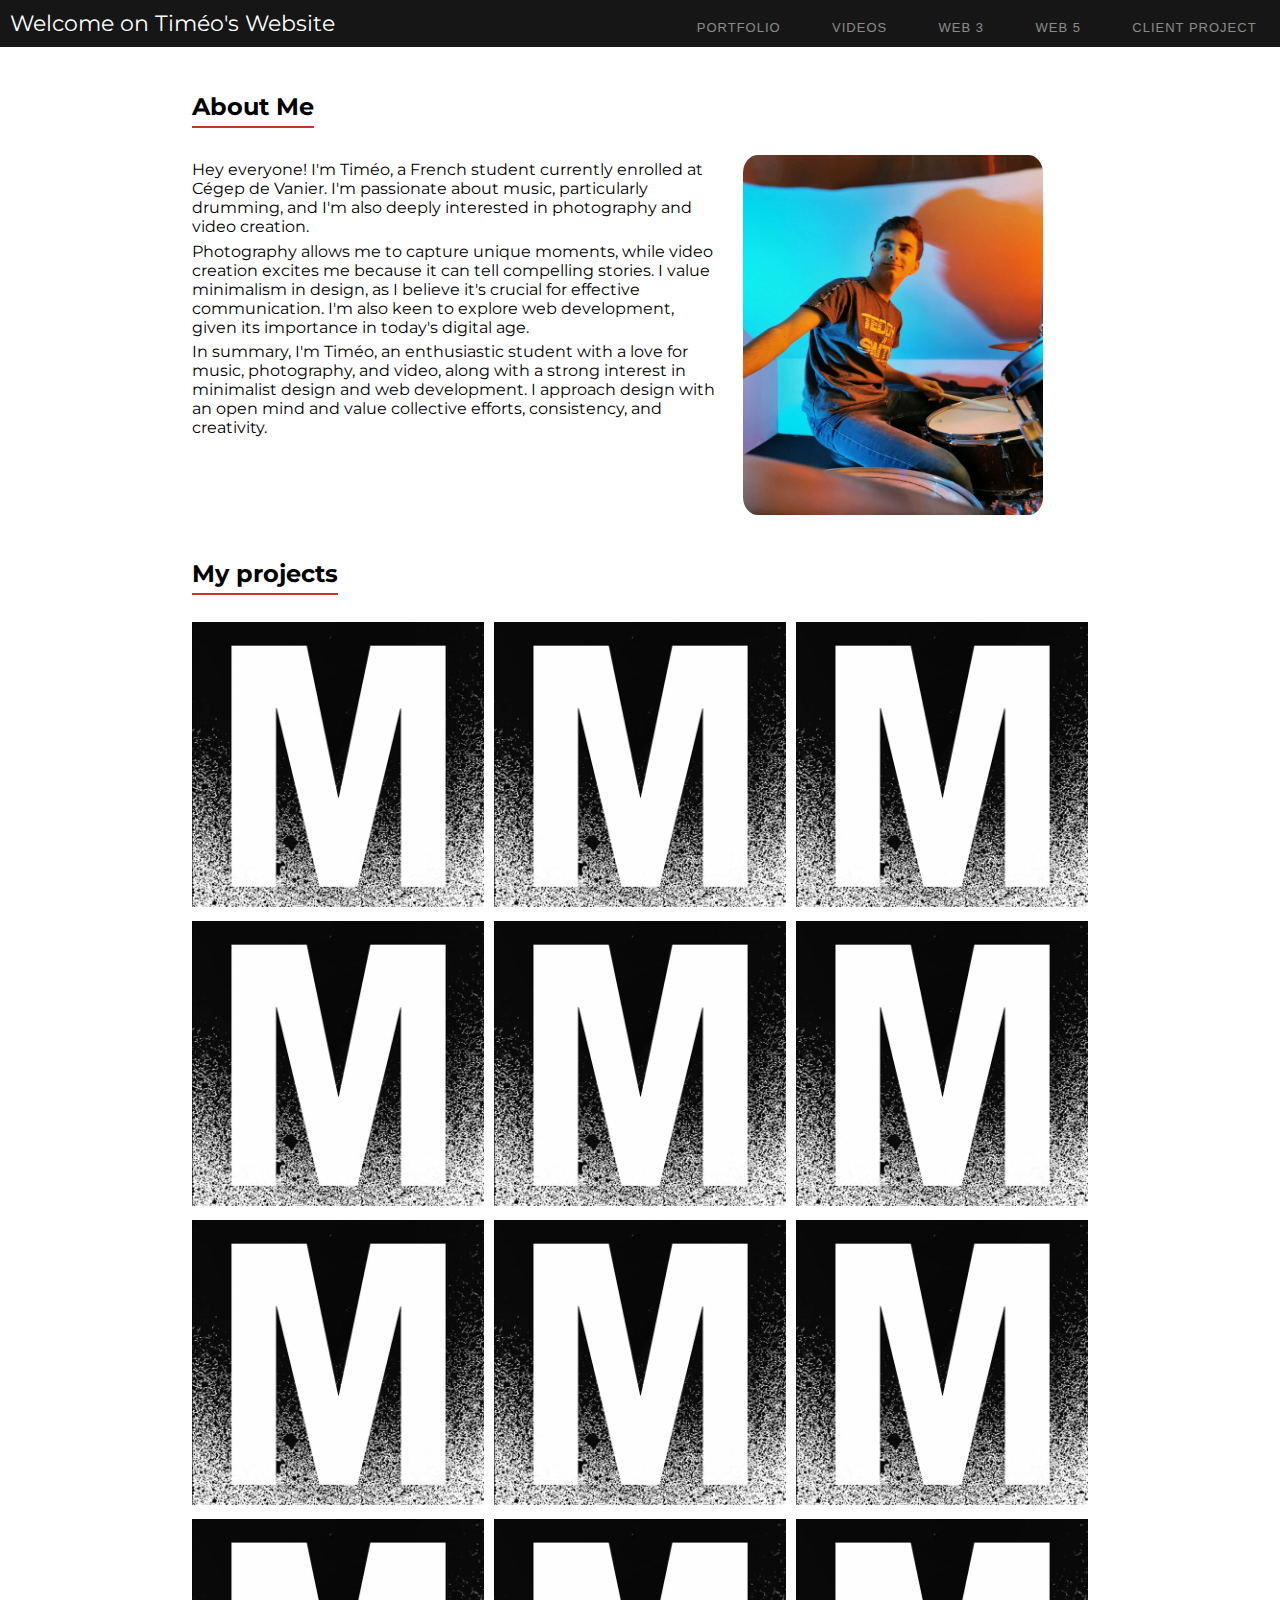
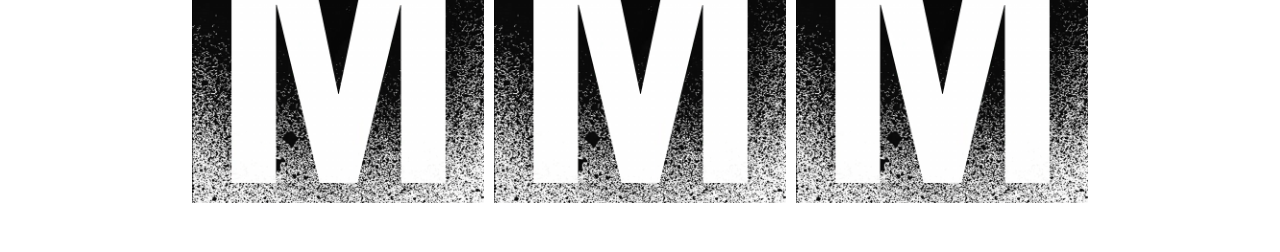
<file: index.html>
<!DOCTYPE html>
<html lang="en">

<head>
    <meta charset="UTF-8">
    <meta name="viewport" content="width=device-width, initial-scale=1.0">
    <link rel="stylesheet" href="style_index.css">
    <title>Home timéo's Website</title>
</head>

<body>
    <div class="nav">
        <input type="checkbox" id="nav-check">
        <div class="nav-header">
            <div class="nav-title">
                <div class="current">
                    Welcome on Timéo's Website
                </div>
            </div>
        </div>
        <div class="nav-btn">
            <label for="nav-check">
                <span></span>
                <span></span>
                <span></span>
            </label>
        </div>

        <div class="nav-links">
            <ul class="snip1189">
                <li><a href="portfolio/portfolio.html">Portfolio</a></li>
                <li><a href="videos/video.html">Videos</a></li>
                <li><a href="web_3/web_3.html">Web 3</a></li>
                <li><a href="web_5/web_5.html">Web 5</a></li>
                <li><a href="#">Client Project</a></li>
            </ul>
        </div>
    </div>

    <main>
        <div>
            <h2>About Me</h2>
            <div class="about">
                <div>
                    <p>Hey everyone! I'm Timéo, a French student currently enrolled at Cégep de Vanier. I'm passionate
                        about music,
                        particularly drumming, and I'm also deeply interested in photography and video creation.</p>
                    <p>
                        Photography allows me to capture unique moments, while video creation excites me because it can
                        tell compelling stories.
                        I value minimalism in design, as I believe it's crucial for effective communication. I'm also
                        keen to explore web
                        development, given its importance in today's digital age.</p>
                    <p>
                        In summary, I'm Timéo, an enthusiastic student with a love for music, photography, and video,
                        along with a strong
                        interest in minimalist design and web development. I approach design with an open mind and value
                        collective efforts,
                        consistency, and creativity.</p>
                    </p>
                </div>
                <img class="pp" src="media/images/drum_pp.jpg" alt="">
            </div>
        </div>
        <h2>My projects</h2>
        <ul class="projects">
            <li>
                <a href="#" class="project_card">
                    <img src="media/images/m.png" alt="">
                    <h3 class="project_title">Titre du Projet 1</h3>
                </a>
            </li>
            <li>
                <a href="#" class="project_card">
                    <img src="media/images/m.png" alt="">
                    <h3 class="project_title">Titre du Projet 2</h3>
                </a>
            </li>
            <li>
                <a href="#" class="project_card">
                    <img src="media/images/m.png" alt="">
                    <h3 class="project_title">Titre du Projet 3</h3>
                </a>
            </li>
            <li>
                <a href="#" class="project_card">
                    <img src="media/images/m.png" alt="">
                    <h3 class="project_title">Titre du Projet 4</h3>
                </a>
            </li>
            <li>
                <a href="#" class="project_card">
                    <img src="media/images/m.png" alt="">
                    <h3 class="project_title">Titre du Projet 5</h3>
                </a>
            </li>
            <li>
                <a href="#" class="project_card">
                    <img src="media/images/m.png" alt="">
                    <h3 class="project_title">Titre du Projet 6</h3>
                </a>
            </li>
            <li>
                <a href="#" class="project_card">
                    <img src="media/images/m.png" alt="">
                    <h3 class="project_title">Titre du Projet 7</h3>
                </a>
            </li>
            <li>
                <a href="#" class="project_card">
                    <img src="media/images/m.png" alt="">
                    <h3 class="project_title">Titre du Projet 8</h3>
                </a>
            </li>
            <li>
                <a href="#" class="project_card">
                    <img src="media/images/m.png" alt="">
                    <h3 class="project_title">Titre du Projet 9</h3>
                </a>
            </li>
            <li>
                <a href="#" class="project_card">
                    <img src="media/images/m.png" alt="">
                    <h3 class="project_title">Titre du Projet 10</h3>
                </a>
            </li>
            <li>
                <a href="#" class="project_card">
                    <img src="media/images/m.png" alt="">
                    <h3 class="project_title">Titre du Projet 11</h3>
                </a>
            </li>
            <li>
                <a href="#" class="project_card">
                    <img src="media/images/m.png" alt="">
                    <h3 class="project_title">Titre du Projet 12</h3>
                </a>
            </li>
        </ul>


    </main>



</body>

</html>
</file>
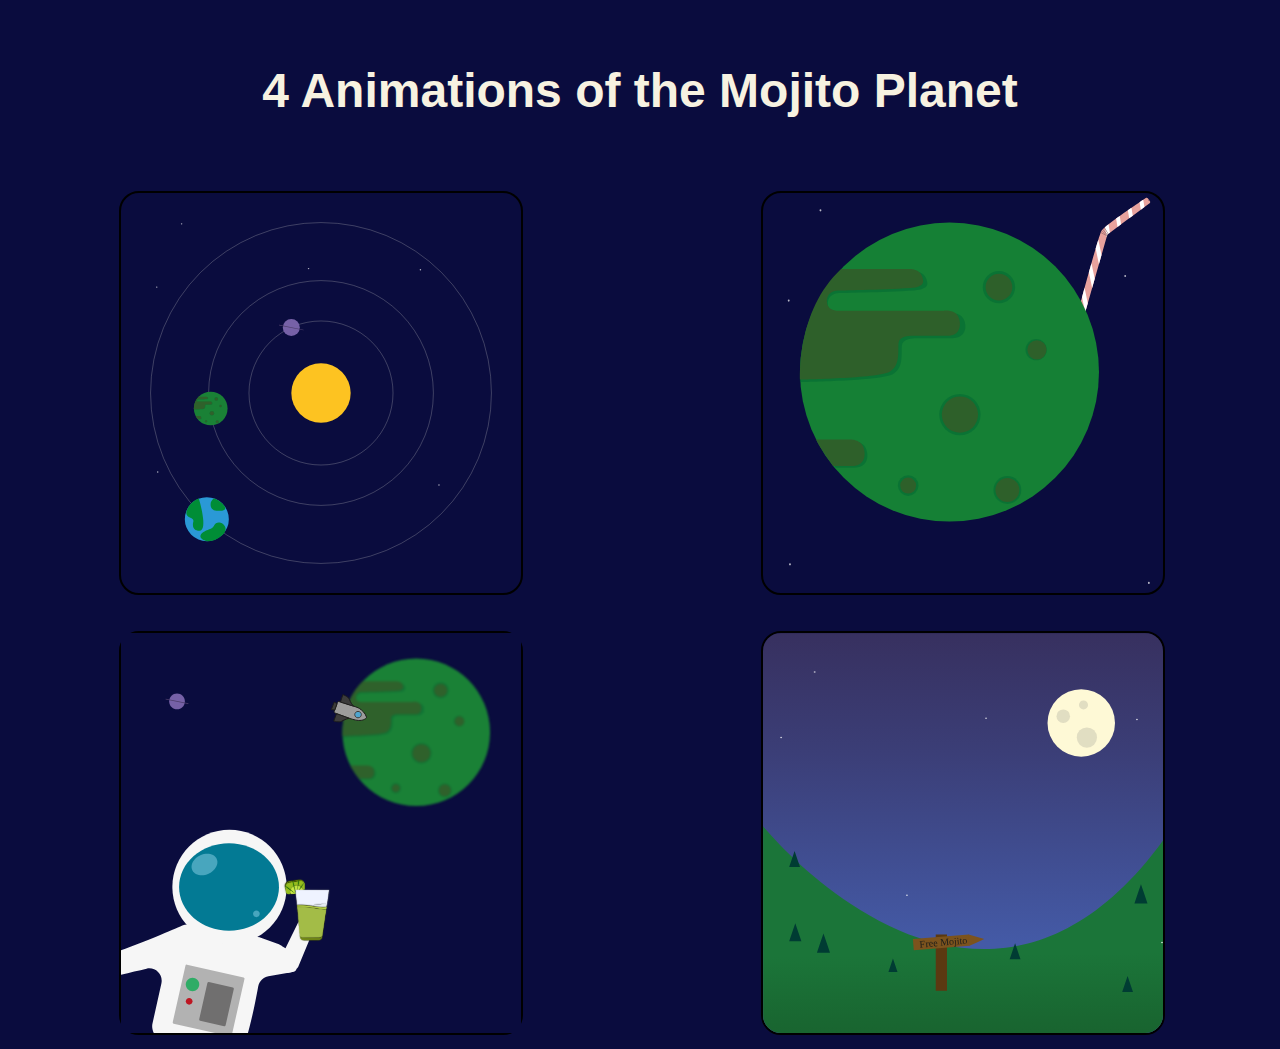
<file: animations.html>
<!doctype html>
<html lang="en">

<head>
    <script src="https://cdnjs.cloudflare.com/ajax/libs/gsap/3.7.1/gsap.min.js"></script>
    <meta charset="utf-8">
    <title>Timéo's website</title>
    <link rel="stylesheet" href="style_animation.css">
    <meta name="copyright" content="Copyright 1999-2020. Plesk International GmbH. All rights reserved.">
    <meta name="viewport" content="width=device-width, initial-scale=1">
</head>

<body>
    <!-- <div style="display: flex; justify-content: center;">
            <img src="media/drummer.gif" alt="drummer">
        
        </div>
        <head>
        <style>
            body {
                background-image: url('media/paris.jpg');
                background-repeat: no-repeat;
                background-attachment: fixed;
                background-size: cover;
            }
        </style> -->


    </head>
    <main>
        <h1 class="title"> 4 Animations of the Mojito Planet</h1>


        <div class="animations">
            <div class="block">
                <div class="card">
                    <div class="svg-container">
                        <svg id="orbit_animation" data-name="orbit animation" xmlns="http://www.w3.org/2000/svg"
                            viewBox="0 0 1417.32 1417.32">
                            <g id="stars">
                                <circle id="star_6" cx="126.6" cy="333.5" r="2.62"
                                    style="fill:#fff;opacity:0.7000000000000001" />
                                <circle id="star_5" cx="664.66" cy="267.93" r="2.62"
                                    style="fill:#fff;opacity:0.7000000000000001" />
                                <circle id="star_4" cx="130.09" cy="988.42" r="2.62"
                                    style="fill:#fff;opacity:0.7000000000000001" />
                                <circle id="star_3" cx="1060.94" cy="272.27" r="2.62"
                                    style="fill:#fff;opacity:0.7000000000000001" />
                                <circle id="star_2" cx="214.79" cy="109.38" r="2.62"
                                    style="fill:#fff;opacity:0.7000000000000001" />
                                <circle id="star_1" cx="1126.68" cy="1034.42" r="2.62"
                                    style="fill:#fff;opacity:0.7000000000000001" />
                            </g>
                            <g id="orbit">
                                <circle cx="708.66" cy="708.66" r="255.2"
                                    style="fill:none;stroke:#c6c6c6;stroke-miterlimit:10;stroke-width:2px;opacity:0.5" />
                                <circle cx="708.66" cy="708.66" r="398.24"
                                    style="fill:none;stroke:#c6c6c6;stroke-miterlimit:10;stroke-width:2px;opacity:0.5" />
                                <circle cx="708.66" cy="708.66" r="603.88"
                                    style="fill:none;stroke:#c6c6c6;stroke-miterlimit:10;stroke-width:2px;opacity:0.5" />
                            </g>
                            <g id="sun" class="sunshine">
                                <circle cx="708.66" cy="708.66" r="105.19" style="fill:#fdc321" />
                            </g>
                            <g id="earth">
                                <path d="M382.12,1155.62a78,78,0,1,1-78.05-78A78,78,0,0,1,382.12,1155.62Z"
                                    style="fill:#2a99d6" />
                                <path
                                    d="M256.64,1163.31s-10.72,33.7,21.7,33.7-2.46-114.29-2.46-114.29-30.87,9.41-42.16,40.78S259.45,1146.2,256.64,1163.31Z"
                                    style="fill:#008d36" />
                                <path
                                    d="M328.87,1179.61c-4.79,11.16-25.18,12.23-38,22.5C264.12,1223.57,303,1233.5,303,1233.5s31.93,3.74,59.41-24.69S341.94,1149.19,328.87,1179.61Z"
                                    style="fill:#008d36" />
                                <path
                                    d="M318.43,1096.42s-8.43,30.89,28.08,29.87,19.23-18.5,19.23-18.5-12.33-16-32.39-24.54C325.48,1079.89,318.43,1096.42,318.43,1096.42Z"
                                    style="fill:#008d36" />
                            </g>
                            <g id="planete3">
                                <circle id="center3" cx="603.47" cy="476.69" r="30.13" style="fill:#7661a7" />
                                <rect x="558.84" y="475.58" width="89.25" height="2.21" rx="1.11"
                                    transform="translate(105.52 -109.36) rotate(11.34)" style="fill:#4d3e6b" />
                            </g>
                            <g id="mojito">
                                <circle cx="317.94" cy="763.49" r="59.7" style="fill:#1a8136" />
                                <g id="Calque_6" data-name="Calque 6">
                                    <path
                                        d="M275.28,723.26h27.9s5.53-.53,5.95,4.81c.15,1.84-2.54,2.67-5.21,2.83-12.65.79-29.89,1-29.89,1h0s-4.53,0-4.67,4.11,4.39,4,4.39,4H317.2s6.65-1.24,7.07,4.65-5.52,5.34-5.52,5.34H305s-5.8-.29-6.08,2.86.85,9.13-3.82,11.61-36.81,3-36.81,3S256.58,739.8,275.28,723.26Z"
                                        style="fill:#056734;opacity:0.5;isolation:isolate" />
                                    <path
                                        d="M274.72,722.3h27s5.33-.53,5.74,4.81c.15,1.84-2.45,2.67-5,2.84-12.23.78-28.89,1-28.89,1h0s-4.38,0-4.52,4.11,4.24,4,4.24,4h42s6.44-1.23,6.85,4.65-5.34,5.34-5.34,5.34H303.48s-5.62-.28-5.89,2.86.82,9.13-3.69,11.61-35.59,3-35.59,3S256.64,738.84,274.72,722.3Z"
                                        style="fill:#2f612b" />
                                    <path
                                        d="M265.75,791.13h13.5s5.61-.38,5.89,5.23a4.65,4.65,0,0,1-4.93,5.33h-7.62S267.4,794.68,265.75,791.13Z"
                                        style="fill:#056734;opacity:0.5;isolation:isolate" />
                                    <path
                                        d="M264.65,790.45h13.51s5.61-.39,5.88,5.22a4.65,4.65,0,0,1-4.92,5.34h-7.63S266.31,794,264.65,790.45Z"
                                        style="fill:#2f612b" />
                                    <circle cx="322.11" cy="780.47" r="8.26"
                                        style="fill:#056734;opacity:0.5;isolation:isolate" />
                                    <circle cx="337.69" cy="729.58" r="6.46"
                                        style="fill:#056734;opacity:0.5;isolation:isolate" />
                                    <circle cx="341.06" cy="810.59" r="5.57"
                                        style="fill:#056734;opacity:0.5;isolation:isolate" />
                                    <circle cx="352.55" cy="754.55" r="4.26"
                                        style="fill:#056734;opacity:0.5;isolation:isolate" />
                                    <circle cx="301.44" cy="808.81" r="4.13"
                                        style="fill:#056734;opacity:0.5;isolation:isolate" />
                                    <circle cx="322.11" cy="780.47" r="7.24" style="fill:#2f612b" />
                                    <circle cx="352.88" cy="754.62" r="3.83" style="fill:#2f612b" />
                                    <circle cx="337.69" cy="729.58" r="5.34" style="fill:#2f612b" />
                                    <circle cx="341.06" cy="810.59" r="4.78" style="fill:#2f612b" />
                                    <circle cx="301.44" cy="808.81" r="3.18" style="fill:#2f612b" />
                                </g>
                            </g>
                        </svg>
                    </div>
                    <div class="back">
                        <p class="type">Full CSS</p>
                        <p class="story">
                            The Mojito Planet is a bit drunk so <br> it is rotating backward.
                        </p>
                    </div>
                </div>
            </div>


























            <!--2nd one-->
            <div class="block">
                <div class="card">
                    <div class="svg-container">
                        <svg xmlns="http://www.w3.org/2000/svg" viewBox="0 0 1417.32 1417.32">
                            <g id="animation_shuttle">

                                <g id="straw">
                                    <g id="straw-2">
                                        <ellipse id="ombre" cx="1366.6" cy="24.58" rx="1.41" ry="8.37"
                                            transform="translate(246.15 807.39) rotate(-35.97)"
                                            style="fill: #bf8483; stroke-width: 0px;" />
                                        <path id="paille"
                                            d="m1163.79,248.62c5.28-18.7,10.33-36.22,14.89-51.67,3.46-11.72,6.65-22.26,9.46-31.23,3.37-10.76,6.22-19.27,8.36-24.89.18-.47.36-.92.52-1.35.82-2.08,1.53-3.68,2.1-4.76.16-.3.3-.56.45-.77.09-.15.2-.31.31-.46.81-1.16,1.92-2.5,3.31-3.98.32-.35.64-.69,1-1.05,1.47-1.51,3.19-3.17,5.14-4.94.35-.32.7-.64,1.08-.97.42-.39.87-.77,1.31-1.17,3.64-3.2,7.89-6.74,12.64-10.52,7.85-6.28,17.02-13.22,26.78-20.4,4.18-3.07,8.48-6.19,12.83-9.32,9.51-6.83,19.27-13.71,28.73-20.29,4.38-3.04,8.7-6.03,12.9-8.9,10.72-7.38,20.64-14.11,28.8-19.6,5.07-3.41,9.45-6.34,12.94-8.66,5.6-3.73,8.86-5.88,8.86-5.88,2.27-1.69,5.46-1.26,7.22.9,0,0,0,.01,0,.01.06.06.11.12.15.19,0,0-.94.89,2.15,6.45,1.61,2.89,4.82,3.49,5.22,3.55h.04c1.73,2.36,1.24,5.66-1.11,7.39l-18.22,13.49-12.8,9.48-28.55,21.15-12.8,9.48-28.58,21.17-12.79,9.48-26.87,19.9-5.67,4.2-1.16.85-1.52,1.13-.67.49-110.32,386.79c-.8,2.81-3.72,4.43-6.53,3.63l-11.96-3.41c-2.81-.8-4.43-3.72-3.63-6.53,0,0,7.99-30.23,19.72-73.96,2.81-10.45,5.83-21.66,9.01-33.43,4.36-16.16,9.02-33.34,13.82-50.96,2.98-10.92,6.01-22.02,9.07-33.13,5.06-18.45,10.18-36.97,15.19-54.9,3.11-11.15,6.18-22.07,9.18-32.61h0Z"
                                            style="fill: #e8a29d; stroke-width: 0px;" />
                                        <g id="motif">
                                            <path
                                                d="m1334.38,32.37c5.07-3.41,9.45-6.34,12.94-8.66l4.33,26.09-12.8,9.48-4.47-26.91h0Z"
                                                style="fill: #fff; stroke-width: 0px;" />
                                            <path
                                                d="m1305.58,51.97l4.73,28.46-12.8,9.48-4.82-29.04c4.38-3.04,8.7-6.03,12.9-8.9Z"
                                                style="fill: #fff; stroke-width: 0px;" />
                                            <path
                                                d="m1263.96,81.17l4.96,29.92-12.79,9.48-5-30.08c4.18-3.07,8.48-6.19,12.83-9.32Z"
                                                style="fill: #fff; stroke-width: 0px;" />
                                            <path
                                                d="m1211.71,121.4c3.64-3.2,7.89-6.74,12.64-10.52l4.91,29.58-5.67,4.2-1.16.85-1.52,1.13-.67.49-2.69,9.43-.86-5.15-.29-1.77-.28-1.68-.35-2.09-.55-3.3-.43-2.59-1.68-10.09-.64-3.87-.77-4.65h0Z"
                                                style="fill: #fff; stroke-width: 0px;" />
                                            <path
                                                d="m1188.14,165.72l11.39,54.05-9.22,32.34-11.63-55.15c3.46-11.72,6.65-22.26,9.46-31.23Z"
                                                style="fill: #fff; stroke-width: 0px;" />
                                            <path
                                                d="m1163.79,248.62l11.69,55.48-9.23,32.35-11.64-55.22c3.11-11.15,6.18-22.07,9.18-32.61h0Z"
                                                style="fill: #fff; stroke-width: 0px;" />
                                            <path
                                                d="m1139.42,336.14l11.44,54.29-9.22,32.33-11.28-53.49c2.98-10.92,6.01-22.02,9.07-33.13h0Z"
                                                style="fill: #fff; stroke-width: 0px;" />
                                            <path
                                                d="m1116.53,420.23l10.97,52.06-9.23,32.35-10.75-50.97c2.81-10.45,5.83-21.66,9.01-33.43h0Z"
                                                style="fill: #fff; stroke-width: 0px;" />
                                        </g>
                                        <g id="plis">
                                            <path
                                                d="m1204.18,128.47l10.63,11.53,6.11,6.64-.67.49-.19.67-4.82-5.22-12.05-13.07c.32-.35.64-.69,1-1.05Z"
                                                style="fill: #805a5a; stroke-width: 0px;" />
                                            <path
                                                d="m1199.12,134.73c.16-.3.3-.56.45-.77.09-.15.2-.31.31-.46l15.9,12.39,3.95,3.07-.43,1.49-3.17-2.48-17.01-13.24h0Z"
                                                style="fill: #805a5a; stroke-width: 0px;" />
                                            <path
                                                d="m1196.5,140.83c.18-.47.36-.92.52-1.35l19.39,10.17,2.71,1.43-.4,1.4-2.03-1.07-20.2-10.59h0Z"
                                                style="fill: #805a5a; stroke-width: 0px;" />
                                            <path
                                                d="m1209.32,123.54c.35-.32.7-.64,1.08-.97l2.08,3.49,11.11,18.61-1.16.85-9.31-15.6-3.81-6.38h0Z"
                                                style="fill: #805a5a; stroke-width: 0px;" />
                                        </g>
                                    </g>
                                </g>
                                <g id="stars_-_copie" data-name="stars - copie">
                                    <ellipse id="star_6" cx="91.11" cy="381.31" rx="3.34" ry="3.73"
                                        style="fill:#fff;opacity:0.7000000000000001" />
                                    <ellipse id="star_5" cx="777.67" cy="287.74" rx="3.34" ry="3.73"
                                        style="fill:#fff;opacity:0.7000000000000001" />
                                    <ellipse id="star_4" cx="95.56" cy="1315.84" rx="3.34" ry="3.73"
                                        style="fill:#fff;opacity:0.7000000000000001" />
                                    <ellipse id="star_3" cx="1283.32" cy="293.93" rx="3.34" ry="3.73"
                                        style="fill:#fff;opacity:0.7000000000000001" />
                                    <ellipse id="star_2" cx="203.64" cy="61.49" rx="3.34" ry="3.73"
                                        style="fill:#fff;opacity:0.7000000000000001" />
                                    <ellipse id="star_1" cx="1367.21" cy="1381.48" rx="3.34" ry="3.73"
                                        style="fill:#fff;opacity:0.7000000000000001" />
                                </g>
                                <g id="mojito_planet">
                                    <circle class="mojitoshine" cx="660.75" cy="634.52" r="529.74"
                                        style="fill:#158035" />
                                    <path
                                        d="M282.28,277.54H529.86s49-4.69,52.74,42.66c1.3,16.32-22.5,23.66-46.24,25.14-112.23,7-265.2,8.86-265.21,8.86h0s-40.18,0-41.44,36.43,38.93,35.21,38.93,35.21H654.19s59-10.93,62.79,41.28-49,47.35-49,47.35l-121.82.12s-51.49-2.54-54,25.38,7.54,81-33.91,103S131.69,669.9,131.69,669.9,116.33,424.3,282.28,277.54Z"
                                        style="fill:#063;opacity:0.5" />
                                    <path
                                        d="M277.27,269H516.64s47.36-4.69,51,42.66c1.25,16.32-21.76,23.66-44.71,25.14-108.51,7-256.41,8.86-256.41,8.86h0s-38.86,0-40.07,36.43,37.64,35.21,37.64,35.21H636.85s57.07-10.93,60.71,41.28S650.2,506,650.2,506l-117.77.12s-49.79-2.54-52.21,25.38,7.28,81-32.79,103S131.68,661.4,131.68,661.4,116.83,415.8,277.27,269Z"
                                        style="fill:#2e602a" />
                                    <path
                                        d="M197.67,879.77H317.51s49.78-3.46,52.21,46.32S326,973.44,326,973.44l-67.66,0S212.35,911.26,197.67,879.77Z"
                                        style="fill:#063;opacity:0.5" />
                                    <path
                                        d="M188,873.69H307.8S357.58,870.24,360,920s-43.71,47.35-43.71,47.35l-67.66,0S202.64,905.19,188,873.69Z"
                                        style="fill:#2e602a" />
                                    <circle cx="697.74" cy="785.12" r="73.32" style="fill:#063;opacity:0.5" />
                                    <circle cx="835.98" cy="333.56" r="57.3" style="fill:#063;opacity:0.5" />
                                    <circle cx="865.88" cy="1052.37" r="49.41" style="fill:#063;opacity:0.5" />
                                    <circle cx="967.83" cy="555.15" r="37.77" style="fill:#063;opacity:0.5" />
                                    <circle cx="514.37" cy="1036.58" r="36.66" style="fill:#063;opacity:0.5" />
                                    <circle cx="697.74" cy="785.12" r="64.23" style="fill:#2e602a" />
                                    <circle cx="970.75" cy="555.76" r="34" style="fill:#2e602a" />
                                    <circle cx="835.98" cy="333.56" r="47.35" style="fill:#2e602a" />
                                    <circle cx="865.88" cy="1052.37" r="42.39" style="fill:#2e602a" />
                                    <circle cx="514.37" cy="1036.58" r="28.23" style="fill:#2e602a" />
                                </g>
                                <g id="shuttle" transform="translate(800, 1000)">
                                    <path
                                        d="M1084.59,1200.17a6.3,6.3,0,0,1,5.4-3.33c7.07-.19,23.2,1.91,40.78,21.39,20.31,22.5,53.14,101.33,61.89,122.84a6.28,6.28,0,0,1-3.08,8l-50.73,24.66a6.27,6.27,0,0,1-8.26-2.64c-1.28-2.33-2.93-5.36-4.85-8.92-8.6-15.9-22.68-42.37-33.38-64.49-7.44-15.37-13.24-28.64-14.41-34.79C1074.33,1244,1073.09,1222,1084.59,1200.17Z"
                                        style="fill:#9d9d9c;stroke:#1d1d1b;stroke-miterlimit:10;stroke-width:10px" />
                                    <path
                                        d="M1126.36,1363.34,1087,1383.65s-14.47-26.21-6.59-44.6,12.39-37.71,11.08-43.27S1126.36,1363.34,1126.36,1363.34Z"
                                        style="fill:#3c3c3b;stroke:#1d1d1b;stroke-miterlimit:10;stroke-width:10px" />
                                    <path
                                        d="M1189,1331.29l40.38-18.33s-11.59-27.61-30.9-32.83-37.26-13.66-40.81-18.14S1189,1331.29,1189,1331.29Z"
                                        style="fill:#3c3c3b;stroke:#1d1d1b;stroke-miterlimit:10;stroke-width:10px" />
                                    <path
                                        d="M1146.7,1372l3.78,14.21a1.32,1.32,0,0,0,1.83.86l39.59-18.3a1.1,1.1,0,0,0,.38-1.71l-11.4-13.72-33,16A2.27,2.27,0,0,0,1146.7,1372Z"
                                        style="fill:#3c3c3b;stroke:#1d1d1b;stroke-miterlimit:10;stroke-width:8px" />
                                    <circle cx="1108.11" cy="1242.82" r="18.37"
                                        style="fill:#36a9e1;stroke:#1d1d1b;stroke-miterlimit:10;stroke-width:4px;opacity:0.75" />
                                </g>
                            </g>
                        </svg>
                    </div>
                    <div class="back">
                        <p class="type">JS (Gsap)</p>
                        <p class="story">Many explorers have tried <br> to explore it.</p>
                    </div>
                </div>
            </div>














            <!--3rd one-->
            <div class="block">
                <div class="card">
                    <div class="svg-container">
                        <div id="hello"></div>
                    </div>
                    <div class="back">
                        <p class="type">sprite sheet</p>
                        <p class="story">Strangely very few explorers <br> returned  from their mission.</p>
                    </div>
                </div>
            </div>










            <!--4th one-->


            <div class="block">
                <div class="card">

                    <svg class="svg-container" id="landscape" xmlns="http://www.w3.org/2000/svg"
                        xmlns:xlink="http://www.w3.org/1999/xlink" viewBox="0 0 1600 1600">
                        <defs>
                            <linearGradient id="Dégradé_sans_nom_8" data-name="Dégradé sans nom 8" x1="799.81"
                                y1="1611.91" x2="800.19" y2="-8.17" gradientUnits="userSpaceOnUse">
                                <stop offset=".23" stop-color="#445aa6" />
                                <stop offset=".7" stop-color="#3b3e77" />
                                <stop offset="1" stop-color="#37305f" />
                            </linearGradient>
                            <linearGradient id="Dégradé_sans_nom_60" data-name="Dégradé sans nom 60" x1="479.3"
                                y1="574.69" x2="846.44" y2="362.72" gradientUnits="userSpaceOnUse">
                                <stop offset=".13" stop-color="#4abbec" />
                                <stop offset=".34" stop-color="#4897d2" />
                                <stop offset=".74" stop-color="#4558a4" />
                                <stop offset=".93" stop-color="#444093" />
                            </linearGradient>
                            <linearGradient id="Dégradé_sans_nom_4" data-name="Dégradé sans nom 4" x1="792.43"
                                y1="454.9" x2="809.42" y2="2054.81" gradientUnits="userSpaceOnUse">
                                <stop offset=".52" stop-color="#1b7539" />
                                <stop offset=".68" stop-color="#196731" />
                                <stop offset="1" stop-color="#184f25" />
                            </linearGradient>
                        </defs>

                        <g id="night">
                            <rect x="0" y=".5" width="1600" height="1599.5"
                                style="fill: url(#Dégradé_sans_nom_8); stroke-width: 0px;" />
                            <g id="moon" class="moonshine">
                                <circle cx="1273" cy="359.5" r="135" style="fill: #fef9d6; stroke-width: 0px;" />
                                <circle cx="1201" cy="332.5" r="27"
                                    style="fill: #9f9e95; opacity: .3; stroke-width: 0px;" />
                                <circle cx="1295.5" cy="418" r="40.5"
                                    style="fill: #9f9e95; opacity: .3; stroke-width: 0px;" />
                                <circle cx="1282" cy="287.5" r="18"
                                    style="fill: #9f9e95; opacity: .3; stroke-width: 0px;" />
                            </g>
                            <g id="meteor">
                                <path
                                    d="m468.48,548.31c.88,3.19,2.42,6.29,4.89,9.07,6.36,7.16,16.69,9.26,25.58,5.72,61.43-24.5,369.04-158.59,369.04-158.59l-381.75,112.79c-13.27,3.92-21.45,17.68-17.77,31.02Z"
                                    style="fill: url(#Dégradé_sans_nom_60); stroke-width: 0px; transform: translate(1100px, -900px) rotate(-15deg);" />
                            </g>





                        </g>
                        <g id="main_ground">
                            <path d="m.5,772.61s864.5,1067.49,1600,57.19c-.5,336.7,0,770.7,0,770.7H.5"
                                style="fill: url(#Dégradé_sans_nom_4); stroke-width: 0px;" />
                            <g id="trees">
                                <polygon
                                    points="129.15 1232.5 104.7 1232.5 116.93 1196.5 129.15 1160.5 141.38 1196.5 153.6 1232.5 129.15 1232.5"
                                    style="fill: #003c33; stroke-width: 0px;" />
                                <polygon
                                    points="241.85 1278.5 215.7 1278.5 228.77 1240 241.85 1201.5 254.92 1240 268 1278.5 241.85 1278.5"
                                    style="fill: #003c33; stroke-width: 0px;" />
                                <polygon
                                    points="519.85 1355.5 501.7 1355.5 510.77 1328.78 519.85 1302.06 528.92 1328.78 538 1355.5 519.85 1355.5"
                                    style="fill: #003c33; stroke-width: 0px;" />
                                <polygon
                                    points="1008.35 1304.5 986.7 1304.5 997.52 1272.63 1008.35 1240.75 1019.17 1272.63 1030 1304.5 1008.35 1304.5"
                                    style="fill: #003c33; stroke-width: 0px;" />
                                <polygon
                                    points="1458.35 1435.5 1436.7 1435.5 1447.52 1403.63 1458.35 1371.75 1469.17 1403.63 1480 1435.5 1458.35 1435.5"
                                    style="fill: #003c33; stroke-width: 0px;" />
                                <polygon
                                    points="126.35 935.5 104.7 935.5 115.52 903.63 126.35 871.75 137.17 903.63 148 935.5 126.35 935.5"
                                    style="fill: #003c33; stroke-width: 0px;" />
                                <polygon
                                    points="1511.85 1081.5 1485.7 1081.5 1498.77 1043 1511.85 1004.5 1524.92 1043 1538 1081.5 1511.85 1081.5"
                                    style="fill: #003c33; stroke-width: 0px;" />
                            </g>
                            <g id="sign">
                                <rect x="691" y="1206" width="45" height="225"
                                    style="fill: #5b3911; stroke-width: 0px;" />
                                <rect x="691" y="1125" width="45" height="225"
                                    transform="translate(1892.34 430.76) rotate(85.58)"
                                    style="fill: #7c531d; stroke-width: 0px;" />
                                <polygon
                                    points="885.01 1224.18 855.42 1237.79 825.83 1251.41 824.09 1228.89 822.35 1206.37 853.68 1215.27 885.01 1224.18"
                                    style="fill: #7c531d; stroke-width: 0px;" />
                                <text transform="translate(626.89 1258.61) rotate(-5)"
                                    style="fill: #1d1d1b; font-family: CalistoMT, &apos;Calisto MT&apos;; font-size: 40px;">
                                    <tspan x="0" y="0" style="letter-spacing: -.02em;">F</tspan>
                                    <tspan x="24.16" y="0">ree Mojito</tspan>
                                </text>
                            </g>
                        </g>
                        <g id="stars-2" data-name="stars">
                            <ellipse id="star_6" cx="72.39" cy="417.93" rx="3.99" ry="3.06"
                                style="fill: #fff; opacity: .7; stroke-width: 0px;" />
                            <ellipse id="star_5" cx="892.13" cy="341.17" rx="3.99" ry="3.06"
                                style="fill: #fff; opacity: .7; stroke-width: 0px;" />
                            <ellipse id="star_4" cx="575.71" cy="1048.59" rx="3.99" ry="3.06"
                                style="fill: #fff; opacity: .7; stroke-width: 0px;" />
                            <ellipse id="star_3" cx="1495.85" cy="346.25" rx="3.99" ry="3.06"
                                style="fill: #fff; opacity: .7; stroke-width: 0px;" />
                            <ellipse id="star_2" cx="206.75" cy="155.56" rx="3.99" ry="3.06"
                                style="fill: #fff; opacity: .7; stroke-width: 0px;" />
                            <ellipse id="star_1" cx="1596.01" cy="1238.44" rx="3.99" ry="3.06"
                                style="fill: #fff; opacity: .7; stroke-width: 0px;" />
                        </g>
                    </svg>
                    <div class="back">
                        <p class="type">JS</p>
                        <p class="story">This may be a reason for their disappearance. Who knows ? <br> ¯\_(ツ)_/¯
                        </p>
                    </div>
                </div>
            </div>




    </main>

    <script>
        shuttleAnim = gsap.to(
            "#shuttle",
            {
                duration: 5,
                y: -2000,
                x: -1500,
                ease: "none",
                repeat: -1,
                yoyo: true,
                onStart: function () {
                    console.log("start");
                },
                onComplete: function () {
                    console.log("complete");
                },
                onUpdate: function () {
                    console.log("update");
                },
                onRepeat: function () {
                    console.log("repeat");
                    gsap.set("#shuttle", { rotation: "+=180" });
                },
            }
        );
    </script>


    <script>
        const meteor = document.getElementById("meteor");


        function getRandomXPosition() {
            const minX = -200;
            const maxX = 0;
            return Math.random() * (maxX - minX) + minX;
        }


        function animateMeteor() {
            const animation = meteor.animate(
                [
                    { transform: "translate(0, 0)" },
                    { transform: "translate(-150%, 100%)" },
                    { transform: "translate(-200%, 0)" },
                ],
                {
                    duration: 2000,
                    iterations: Infinity,
                }
            );


            function restartAnimation() {
                const randomX = getRandomXPosition();
                meteor.style.transform = `translate(${randomX}px, -900px)`;
                setTimeout(() => {
                    animation.play();
                }, 4000);
            }


            animation.onfinish = restartAnimation;
        }


        window.onload = animateMeteor;


    </script>

</body>

</html>
</file>
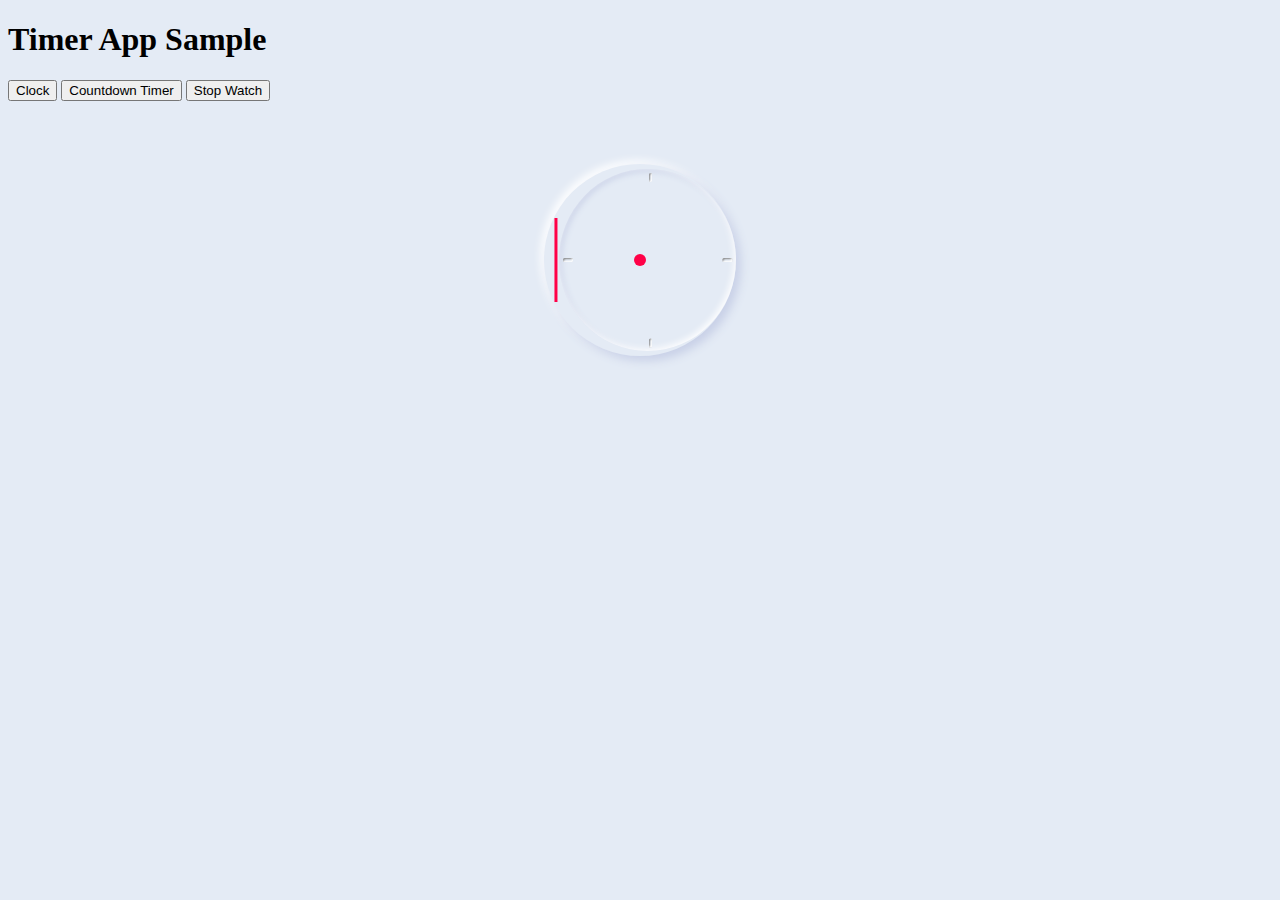
<file: clock.html>
<!doctype html>
<html>

<head>
    <meta charset="UTF-8">
    <meta name="viewport" content="width=device-width, initial-scale=1">
    <link rel="stylesheet" href="style_clock.css">
    <title>Timer App Sample</title>

    <style>
        #analogue g {
            transform-origin: 50% 50%;
        }

        #analogue svg {
            max-height: 50vh;
        }

        input[type=number] {
            border: none;
        }
    </style>

</head>

<body>


    
    <div id="wrapper">

        <!-- THANKS FOR READING THE CODE! YOU ARE AWSOME! -->

        <header>
            <h1>Timer App Sample</h1>
        </header>

        <nav>
            <button id="nav_clock">Clock</button>
            <button id="nav_down">Countdown Timer</button>
            <button id="nav_watch">Stop Watch</button>
        </nav>

        <article id="clock">
            <!-- <h2>Clock</h2>
            <section id="digital">
                <span id="clock_hours"></span> :
                <span id="clock_minutes"></span> :
                <span id="clock_seconds"></span>
            </section>
            <section id="analogue">
                <svg width="100%" height="100%" viewBox="0 0 600 600" version="1.1" xmlns="http://www.w3.org/2000/svg"
                    xmlns:xlink="http://www.w3.org/1999/xlink" xml:space="preserve">
                 <circle class="circle_clock" cx="300" cy="300" r="299" ></circle> 
                    <g id="svg_s">
                        <path d="M 300 300 L 300 10" style="fill:none;stroke:blue;stroke-width:1px;" />
                    </g>
                    <g id="svg_m">
                        <path d="M 300 300 L 300 50" style="fill:none;stroke:red;stroke-width:3px;" />
                    </g>
                    <g id="svg_h">
                        <path d="M 300 300 L 300 100" style="fill:none;stroke:green;stroke-width:3px;" />
                    </g>

                </svg> -->
            </section>
            <section>
                <div class="clock">
                    <div class="hour-hand" id="svg_h"></div>
                    <div class="minute-hand" id="svg_m"></div>
                    <div class="second-hand" id="svg_s"></div>

                    <div class="point"></div>
                    <div class="marker">
                        <span class="marker__1"></span>
                        <span class="marker__2"></span>
                        <span class="marker__3"></span>
                        <span class="marker__4"></span>
                    </div>
                </div>
            </section>
        </article>

        <article id="countdown">
            <h2>Countdown Timer</h2>
            <section id="down_form">
                <form action="">
                    <input type="number" name="down_m" id="down_m" value="0"> :
                    <input type="number" name="down_s" id="down_s" value="10">
                </form>
                <button id="down_start">Start</button>
                <button id="down_stop">Stop</button>
            </section>
        </article>

        <article id="stopwatch">
            <h2>Stop watch</h2>
            <section id="watch_form">
                <form action="">
                    <input type="number" name="watch_m" id="watch_m" value="0"> :
                    <input type="number" name="watch_s" id="watch_s" value="0">
                </form>
                <div class="icon__home">
                    <ion-icon name="home"></ion-icon>
                </div>
                <button id="watch_start">Start</button>
                <button id="watch_stop">Pause</button>
                <button id="watch_reset">Reset</button>
            </section>
        </article>

        <audio id="blip">
            <source src="blip.wav" type="audio/wav">
        </audio>


    </div><!--wrapper-->
    <script>



        let clockF = async function () {
            try {
                // Fetch the current time from the WorldTimeAPI
                let response = await fetch('http://worldtimeapi.org/api/timezone/Europe/Paris');
                let data = await response.json();

                // Extract hours, minutes, and seconds from the API response
                let h = parseInt(data.datetime.slice(11, 13));
                let m = parseInt(data.datetime.slice(14, 16));
                let s = parseInt(data.datetime.slice(17, 19));

                // Calculate the rotation angles for the clock hands
                let sDeg = (s / 60) * 360;
                let mDeg = ((m + s / 60) / 60) * 360;
                let hDeg = ((h + m / 60) / 12) * 360;

                // Apply rotations to the clock hands
                document.getElementById("svg_s").style.transform = "rotate(" + sDeg + "deg)";
                document.getElementById("svg_m").style.transform = "rotate(" + mDeg + "deg)";
                document.getElementById("svg_h").style.transform = "rotate(" + hDeg + "deg)";
            } catch (error) {
                console.error("Error fetching the time:", error);
            }
        };

        // Refresh the clock every 1000 milliseconds (1 second)
        window.setInterval(clockF, 1000);








        // //CLOCK
        // let clockF = function () {
        //     let t = new Date();
        //     let h = t.getHours();
        //     let m = t.getMinutes() < 10 ? "0" + t.getMinutes() : t.getMinutes();
        //     let s = t.getSeconds() < 10 ? "0" + t.getSeconds() : t.getSeconds();
        //     let M = t.getSeconds() + (t.getMilliseconds() * 0.001);

        //     document.getElementById("clock_hours").innerHTML = h;
        //     document.getElementById("clock_minutes").innerHTML = m;
        //     document.getElementById("clock_seconds").innerHTML = s;

        //     //         document.getElementById("svg_s").style.transform="rotate("+s*6+"deg)";
        //     document.getElementById("svg_s").style.transform = "rotate(" + M * 6 + "deg)";
        //     document.getElementById("svg_m").style.transform = "rotate(" + m * 6 + "deg)";
        //     document.getElementById("svg_h").style.transform = "rotate(" + h * 30 + "deg)";
        // };
        // window.setInterval(clockF, 1);
        // //    window.setInterval(clockF,1000);







        //COUNT DOWN
        let countdown = function () {
            let s = document.getElementById("down_s").value;
            let m = document.getElementById("down_m").value;
            let i;

            let tick = function () {
                s = document.getElementById("down_s").value;
                m = document.getElementById("down_m").value;
                if (s == 0) {
                    s = 59;
                    m--;
                }
                else {
                    s--;
                }
                document.getElementById("down_s").value = s;
                document.getElementById("down_m").value = m;

                if (s == 0 && m == 0) {
                    clearInterval(i);
                    setTimeout(function () { document.getElementById("down_s").value = 10; }, 2000);
                    document.getElementById("blip").play();
                }

            };

            document.getElementById("down_start").addEventListener("click", function () {
                i = setInterval(tick, 1000);
            });
            document.getElementById("down_stop").addEventListener("click", function () {
                clearInterval(i);
            });



        };
        countdown();

        //STOP WATCH
        let watch = function () {
            let s = document.getElementById("watch_s").value;
            let m = document.getElementById("watch_m").value;
            let i;

            let tick = function () {
                s = document.getElementById("watch_s").value;
                m = document.getElementById("watch_m").value;
                if (s == 59) {
                    s = 0;
                    m++;
                }
                else {
                    s++;
                }
                document.getElementById("watch_s").value = s;
                document.getElementById("watch_m").value = m;

            };

            document.getElementById("watch_start").addEventListener("click", function () {
                i = setInterval(tick, 1000);
            });
            document.getElementById("watch_stop").addEventListener("click", function () {
                clearInterval(i);
            });
            document.getElementById("watch_reset").addEventListener("click", function () {
                document.getElementById("watch_s").value = 0;
                document.getElementById("watch_m").value = 0;
                //clearInterval(i);
            });

        };
        watch();


        //NAVIGATION
        let ui = function () {
            let c = document.getElementById("clock");
            let d = document.getElementById("countdown");
            let w = document.getElementById("stopwatch");

            let C = document.getElementById("nav_clock");
            let D = document.getElementById("nav_down");
            let W = document.getElementById("nav_watch");

            c.style.display = "block";
            d.style.display = "none";
            w.style.display = "none";

            C.addEventListener("click", function () {
                c.style.display = "block";
                d.style.display = "none";
                w.style.display = "none";
            });
            D.addEventListener("click", function () {
                c.style.display = "none";
                d.style.display = "block";
                w.style.display = "none";
            });
            W.addEventListener("click", function () {
                c.style.display = "none";
                d.style.display = "none";
                w.style.display = "block";
            });
        };
        ui();

    </script>
</body>

</html>
</file>
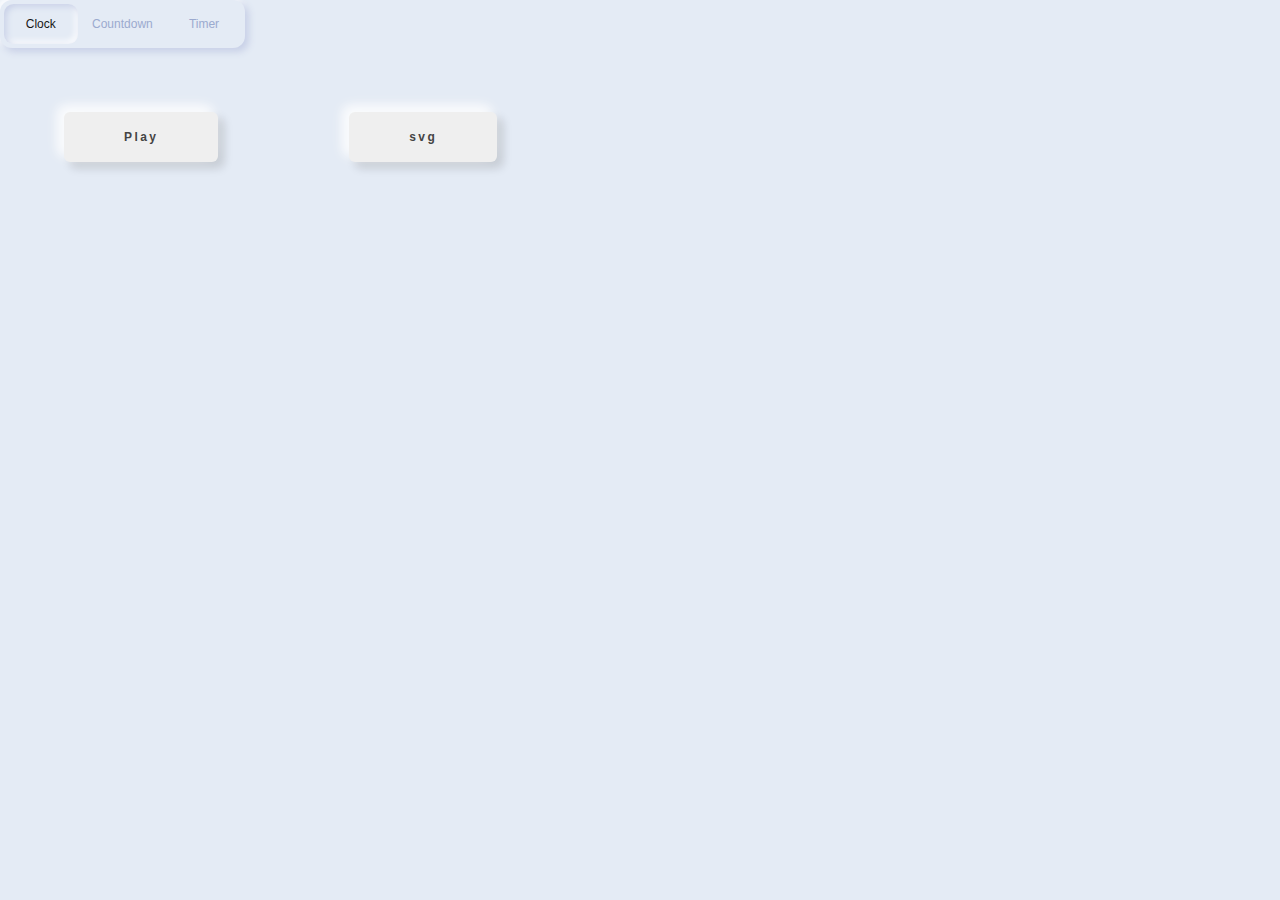
<file: clock_prototype.html>
<!DOCTYPE html>
<html lang="en">
<head>
    <meta charset="UTF-8">
    <meta name="viewport" content="width=device-width, initial-scale=1.0">
    <title>Document</title>
    <link rel="stylesheet" href="style_prototype.css">
</head>
<body>
    <div class="segmented-control">
    
        <input type="radio" name="radio2" value="3" id="tab-1" checked />
        <label for="tab-1" class="segmented-control__1">
            <p>Clock</p>
        </label>
    
        <input type="radio" name="radio2" value="4" id="tab-2" />
        <label for="tab-2" class="segmented-control__2">
            <p>Countdown</p>
        </label>
    
        <input type="radio" name="radio2" value="5" id="tab-3" />
        <label for="tab-3" class="segmented-control__3">
            <p>Timer</p>
        </label>
    
        <div class="segmented-control__color"></div>
    </div>




<button>Play</button>
<button>svg</button>
</body>
</html>
</file>
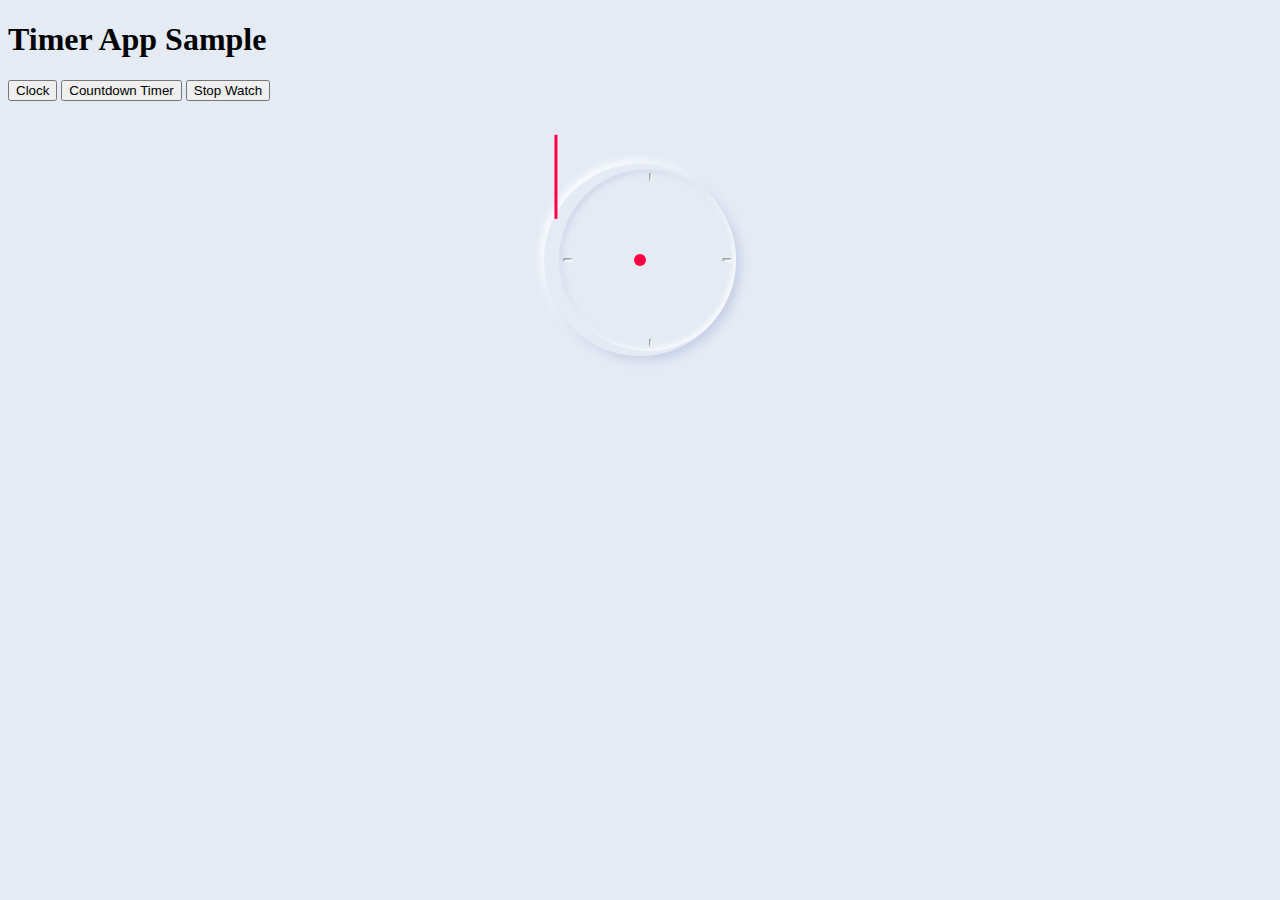
<file: timer_app/clock.html>
<!doctype html>
<html>

<head>
    <meta charset="UTF-8">
    <meta name="viewport" content="width=device-width, initial-scale=1">
    <link rel="stylesheet" href="style_clock.css">
    <title>Timer App Sample</title>

    <style>
        #analogue g {
            transform-origin: 50% 50%;
        }

        #analogue svg {
            max-height: 50vh;
        }

        input[type=number] {
            border: none;
        }
    </style>

</head>

<body>



    <div id="wrapper">

        <!-- THANKS FOR READING THE CODE! YOU ARE AWSOME! -->

        <header>
            <h1>Timer App Sample</h1>
        </header>

        <nav>
            <button id="nav_clock">Clock</button>
            <button id="nav_down">Countdown Timer</button>
            <button id="nav_watch">Stop Watch</button>
        </nav>

        <article id="clock">
            <!-- <h2>Clock</h2>
            <section id="digital">
                <span id="clock_hours"></span> :
                <span id="clock_minutes"></span> :
                <span id="clock_seconds"></span>
            </section>
            <section id="analogue">
                <svg width="100%" height="100%" viewBox="0 0 600 600" version="1.1" xmlns="http://www.w3.org/2000/svg"
                    xmlns:xlink="http://www.w3.org/1999/xlink" xml:space="preserve">
                 <circle class="circle_clock" cx="300" cy="300" r="299" ></circle> 
                    <g id="svg_s">
                        <path d="M 300 300 L 300 10" style="fill:none;stroke:blue;stroke-width:1px;" />
                    </g>
                    <g id="svg_m">
                        <path d="M 300 300 L 300 50" style="fill:none;stroke:red;stroke-width:3px;" />
                    </g>
                    <g id="svg_h">
                        <path d="M 300 300 L 300 100" style="fill:none;stroke:green;stroke-width:3px;" />
                    </g>

                </svg> -->
            </section>
            <!-- Updated HTML with centered clock hands -->

            <section>
                <div class="clock">
                    <div class="hour-hand" id="svg_h"></div>
                    <div class="minute-hand" id="svg_m"></div>
                    <div class="second-hand" id="svg_s"></div>

                    <div class="point"></div>
                    <div class="marker">
                        <span class="marker__1"></span>
                        <span class="marker__2"></span>
                        <span class="marker__3"></span>
                        <span class="marker__4"></span>
                    </div>
                </div>
            </section>

        </article>

        <article id="countdown">
            <h2>Countdown Timer</h2>
            <section id="down_form">
                <form action="">
                    <input type="number" name="down_m" id="down_m" value="0"> :
                    <input type="number" name="down_s" id="down_s" value="10">
                </form>
                <button id="down_start">Start</button>
                <button id="down_stop">Stop</button>
            </section>
        </article>

        <article id="stopwatch">
            <h2>Stop watch</h2>
            <section id="watch_form">
                <form action="">
                    <input type="number" name="watch_m" id="watch_m" value="0"> :
                    <input type="number" name="watch_s" id="watch_s" value="0">
                </form>
                <div class="icon__home">
                    <ion-icon name="home"></ion-icon>
                </div>
                <button id="watch_start">Start</button>
                <button id="watch_stop">Pause</button>
                <button id="watch_reset">Reset</button>
            </section>
        </article>

        <audio id="blip">
            <source src="blip.wav" type="audio/wav">
        </audio>


    </div><!--wrapper-->
    <script>



        let clockF = async function () {
            try {
                // Fetch the current time from the WorldTimeAPI
                let response = await fetch('http://worldtimeapi.org/api/timezone/Europe/Paris');
                let data = await response.json();

                // Extract hours, minutes, and seconds from the API response
                let h = parseInt(data.datetime.slice(11, 13));
                let m = parseInt(data.datetime.slice(14, 16));
                let s = parseInt(data.datetime.slice(17, 19));

                // Calculate the rotation angles for the clock hands
                let sDeg = (s / 60) * 360;
                let mDeg = ((m + s / 60) / 60) * 360;
                let hDeg = ((h + m / 60) / 12) * 360;

                // Apply rotations to the clock hands
                document.getElementById("svg_s").style.transform = "rotate(" + sDeg + "deg)";
                document.getElementById("svg_m").style.transform = "rotate(" + mDeg + "deg)";
                document.getElementById("svg_h").style.transform = "rotate(" + hDeg + "deg)";
            } catch (error) {
                console.error("Error fetching the time:", error);
            }
        };

        // Refresh the clock every 1000 milliseconds (1 second)
        window.setInterval(clockF, 1000);








        // //CLOCK
        // let clockF = function () {
        //     let t = new Date();
        //     let h = t.getHours();
        //     let m = t.getMinutes() < 10 ? "0" + t.getMinutes() : t.getMinutes();
        //     let s = t.getSeconds() < 10 ? "0" + t.getSeconds() : t.getSeconds();
        //     let M = t.getSeconds() + (t.getMilliseconds() * 0.001);

        //     document.getElementById("clock_hours").innerHTML = h;
        //     document.getElementById("clock_minutes").innerHTML = m;
        //     document.getElementById("clock_seconds").innerHTML = s;

        //     //         document.getElementById("svg_s").style.transform="rotate("+s*6+"deg)";
        //     document.getElementById("svg_s").style.transform = "rotate(" + M * 6 + "deg)";
        //     document.getElementById("svg_m").style.transform = "rotate(" + m * 6 + "deg)";
        //     document.getElementById("svg_h").style.transform = "rotate(" + h * 30 + "deg)";
        // };
        // window.setInterval(clockF, 1);
        // //    window.setInterval(clockF,1000);







        //COUNT DOWN
        let countdown = function () {
            let s = document.getElementById("down_s").value;
            let m = document.getElementById("down_m").value;
            let i;

            let tick = function () {
                s = document.getElementById("down_s").value;
                m = document.getElementById("down_m").value;
                if (s == 0) {
                    s = 59;
                    m--;
                }
                else {
                    s--;
                }
                document.getElementById("down_s").value = s;
                document.getElementById("down_m").value = m;

                if (s == 0 && m == 0) {
                    clearInterval(i);
                    setTimeout(function () { document.getElementById("down_s").value = 10; }, 2000);
                    document.getElementById("blip").play();
                }

            };

            document.getElementById("down_start").addEventListener("click", function () {
                i = setInterval(tick, 1000);
            });
            document.getElementById("down_stop").addEventListener("click", function () {
                clearInterval(i);
            });



        };
        countdown();

        //STOP WATCH
        let watch = function () {
            let s = document.getElementById("watch_s").value;
            let m = document.getElementById("watch_m").value;
            let i;

            let tick = function () {
                s = document.getElementById("watch_s").value;
                m = document.getElementById("watch_m").value;
                if (s == 59) {
                    s = 0;
                    m++;
                }
                else {
                    s++;
                }
                document.getElementById("watch_s").value = s;
                document.getElementById("watch_m").value = m;

            };

            document.getElementById("watch_start").addEventListener("click", function () {
                i = setInterval(tick, 1000);
            });
            document.getElementById("watch_stop").addEventListener("click", function () {
                clearInterval(i);
            });
            document.getElementById("watch_reset").addEventListener("click", function () {
                document.getElementById("watch_s").value = 0;
                document.getElementById("watch_m").value = 0;
                //clearInterval(i);
            });

        };
        watch();


        //NAVIGATION
        let ui = function () {
            let c = document.getElementById("clock");
            let d = document.getElementById("countdown");
            let w = document.getElementById("stopwatch");

            let C = document.getElementById("nav_clock");
            let D = document.getElementById("nav_down");
            let W = document.getElementById("nav_watch");

            c.style.display = "block";
            d.style.display = "none";
            w.style.display = "none";

            C.addEventListener("click", function () {
                c.style.display = "block";
                d.style.display = "none";
                w.style.display = "none";
            });
            D.addEventListener("click", function () {
                c.style.display = "none";
                d.style.display = "block";
                w.style.display = "none";
            });
            W.addEventListener("click", function () {
                c.style.display = "none";
                d.style.display = "none";
                w.style.display = "block";
            });
        };
        ui();

    </script>
</body>

</html>
</file>
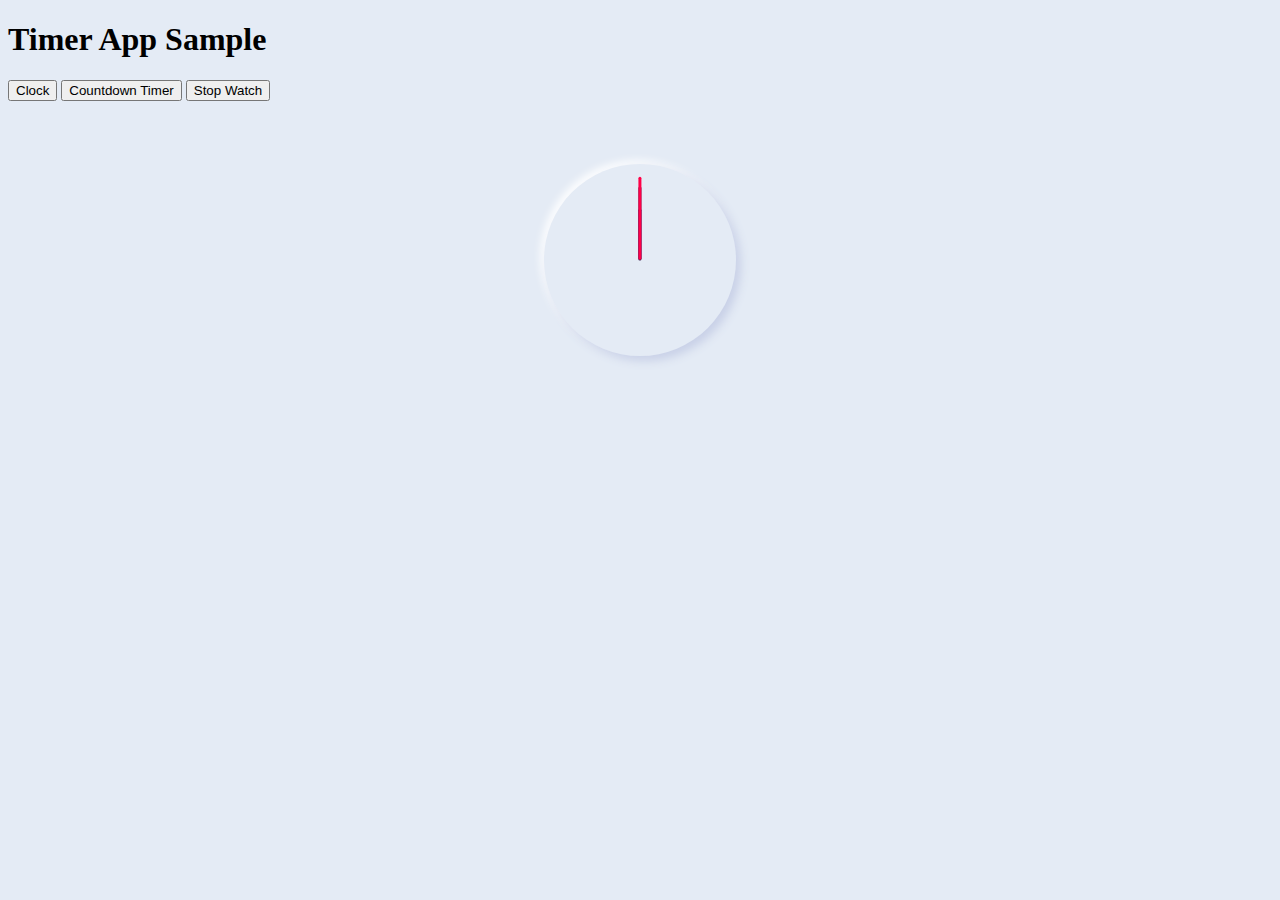
<file: web_3/timer_app/clock.html>
<!doctype html>
<html>

<head>
    <meta charset="UTF-8">
    <meta name="viewport" content="width=device-width, initial-scale=1">
    <link rel="stylesheet" href="style_clock.css">
    <title>Timer App Sample</title>

    <style>
        #analogue g {
            transform-origin: 50% 50%;
        }

        #analogue svg {
            max-height: 50vh;
        }

        input[type=number] {
            border: none;
        }
    </style>

</head>

<body>



    <div id="wrapper">

        <!-- THANKS FOR READING THE CODE! YOU ARE AWSOME! -->

        <header>
            <h1>Timer App Sample</h1>
        </header>

        <nav>
            <button id="nav_clock">Clock</button>
            <button id="nav_down">Countdown Timer</button>
            <button id="nav_watch">Stop Watch</button>
        </nav>

        <article id="clock">
            <!-- <h2>Clock</h2>
            <section id="digital">
                <span id="clock_hours"></span> :
                <span id="clock_minutes"></span> :
                <span id="clock_seconds"></span>
            </section>
            <section id="analogue">
                <svg width="100%" height="100%" viewBox="0 0 600 600" version="1.1" xmlns="http://www.w3.org/2000/svg"
                    xmlns:xlink="http://www.w3.org/1999/xlink" xml:space="preserve">
                 <circle class="circle_clock" cx="300" cy="300" r="299" ></circle> 
                    <g id="svg_s">
                        <path d="M 300 300 L 300 10" style="fill:none;stroke:blue;stroke-width:1px;" />
                    </g>
                    <g id="svg_m">
                        <path d="M 300 300 L 300 50" style="fill:none;stroke:red;stroke-width:3px;" />
                    </g>
                    <g id="svg_h">
                        <path d="M 300 300 L 300 100" style="fill:none;stroke:green;stroke-width:3px;" />
                    </g>

                </svg> -->
            </section>
            <!-- Updated HTML with centered clock hands -->

            <section>
                <div class="clock">
                    <div class="hour-hand" id="svg_h"></div>
                    <div class="minute-hand" id="svg_m"></div>
                    <div class="second-hand" id="svg_s"></div>
                </div>
            </section>

        </article>

        <article id="countdown">
            <h2>Countdown Timer</h2>
            <section id="down_form">
                <form action="">
                    <input type="number" name="down_m" id="down_m" value="0"> :
                    <input type="number" name="down_s" id="down_s" value="10">
                </form>
                <button id="down_start">Start</button>
                <button id="down_stop">Stop</button>
            </section>
        </article>

        <article id="stopwatch">
            <h2>Stop watch</h2>
            <section id="watch_form">
                <form action="">
                    <input type="number" name="watch_m" id="watch_m" value="0"> :
                    <input type="number" name="watch_s" id="watch_s" value="0">
                </form>
                <div class="icon__home">
                    <ion-icon name="home"></ion-icon>
                </div>
                <button id="watch_start">Start</button>
                <button id="watch_stop">Pause</button>
                <button id="watch_reset">Reset</button>
            </section>
        </article>

        <audio id="blip">
            <source src="blip.wav" type="audio/wav">
        </audio>


    </div><!--wrapper-->
    <script>



        let clockF = async function () {
            try {
                // Fetch the current time from the WorldTimeAPI
                let response = await fetch('http://worldtimeapi.org/api/timezone/Europe/Paris');
                let data = await response.json();

                // Extract hours, minutes, and seconds from the API response
                let h = parseInt(data.datetime.slice(11, 13));
                let m = parseInt(data.datetime.slice(14, 16));
                let s = parseInt(data.datetime.slice(17, 19));

                // Calculate the rotation angles for the clock hands
                let sDeg = (s / 60) * 360;
                let mDeg = ((m + s / 60) / 60) * 360;
                let hDeg = ((h + m / 60) / 12) * 360;

                // Apply rotations to the clock hands
                document.getElementById("svg_s").style.transform = "rotate(" + sDeg + "deg)";
                document.getElementById("svg_m").style.transform = "rotate(" + mDeg + "deg)";
                document.getElementById("svg_h").style.transform = "rotate(" + hDeg + "deg)";
            } catch (error) {
                console.error("Error fetching the time:", error);
            }
        };

        // Refresh the clock every 1000 milliseconds (1 second)
        window.setInterval(clockF, 1000);








        // //CLOCK
        // let clockF = function () {
        //     let t = new Date();
        //     let h = t.getHours();
        //     let m = t.getMinutes() < 10 ? "0" + t.getMinutes() : t.getMinutes();
        //     let s = t.getSeconds() < 10 ? "0" + t.getSeconds() : t.getSeconds();
        //     let M = t.getSeconds() + (t.getMilliseconds() * 0.001);

        //     document.getElementById("clock_hours").innerHTML = h;
        //     document.getElementById("clock_minutes").innerHTML = m;
        //     document.getElementById("clock_seconds").innerHTML = s;

        //     //         document.getElementById("svg_s").style.transform="rotate("+s*6+"deg)";
        //     document.getElementById("svg_s").style.transform = "rotate(" + M * 6 + "deg)";
        //     document.getElementById("svg_m").style.transform = "rotate(" + m * 6 + "deg)";
        //     document.getElementById("svg_h").style.transform = "rotate(" + h * 30 + "deg)";
        // };
        // window.setInterval(clockF, 1);
        // //    window.setInterval(clockF,1000);







        //COUNT DOWN
        let countdown = function () {
            let s = document.getElementById("down_s").value;
            let m = document.getElementById("down_m").value;
            let i;

            let tick = function () {
                s = document.getElementById("down_s").value;
                m = document.getElementById("down_m").value;
                if (s == 0) {
                    s = 59;
                    m--;
                }
                else {
                    s--;
                }
                document.getElementById("down_s").value = s;
                document.getElementById("down_m").value = m;

                if (s == 0 && m == 0) {
                    clearInterval(i);
                    setTimeout(function () { document.getElementById("down_s").value = 10; }, 2000);
                    document.getElementById("blip").play();
                }

            };

            document.getElementById("down_start").addEventListener("click", function () {
                i = setInterval(tick, 1000);
            });
            document.getElementById("down_stop").addEventListener("click", function () {
                clearInterval(i);
            });



        };
        countdown();

        //STOP WATCH
        let watch = function () {
            let s = document.getElementById("watch_s").value;
            let m = document.getElementById("watch_m").value;
            let i;

            let tick = function () {
                s = document.getElementById("watch_s").value;
                m = document.getElementById("watch_m").value;
                if (s == 59) {
                    s = 0;
                    m++;
                }
                else {
                    s++;
                }
                document.getElementById("watch_s").value = s;
                document.getElementById("watch_m").value = m;

            };

            document.getElementById("watch_start").addEventListener("click", function () {
                i = setInterval(tick, 1000);
            });
            document.getElementById("watch_stop").addEventListener("click", function () {
                clearInterval(i);
            });
            document.getElementById("watch_reset").addEventListener("click", function () {
                document.getElementById("watch_s").value = 0;
                document.getElementById("watch_m").value = 0;
                //clearInterval(i);
            });

        };
        watch();


        //NAVIGATION
        let ui = function () {
            let c = document.getElementById("clock");
            let d = document.getElementById("countdown");
            let w = document.getElementById("stopwatch");

            let C = document.getElementById("nav_clock");
            let D = document.getElementById("nav_down");
            let W = document.getElementById("nav_watch");

            c.style.display = "block";
            d.style.display = "none";
            w.style.display = "none";

            C.addEventListener("click", function () {
                c.style.display = "block";
                d.style.display = "none";
                w.style.display = "none";
            });
            D.addEventListener("click", function () {
                c.style.display = "none";
                d.style.display = "block";
                w.style.display = "none";
            });
            W.addEventListener("click", function () {
                c.style.display = "none";
                d.style.display = "none";
                w.style.display = "block";
            });
        };
        ui();

    </script>
</body>

</html>
</file>
<file: style_index.css>
@import url('https://fonts.googleapis.com/css2?family=Inter:wght@100;200;300;400;500;600;700;800;900&family=Montserrat:wght@300;400;600;900&family=Outfit:wght@400;700&family=Roboto:wght@300;400;500;700&display=swap');

* {
  box-sizing: border-box;
}

body {
  margin: 0px;
  padding: 0px;
  font-family: 'montserrat', sans-serif;
  
}

main{
  padding-inline :15%;
}

.nav {
  height: 100%;
  width: 100%;
  background-color: #161616;
  position: relative;
}

.nav > .nav-header {
  display: inline;
}

.nav > .nav-header > .nav-title {
  display: inline-block;
  font-size: 22px;
  color: #fff;
  padding: 10px 10px 10px 10px;
}

.nav > .nav-btn {
  display: none;
}

.nav > .nav-links {
  display: inline;
  float: right;
  font-size: 13px;
}

.nav > .nav-links > a {
  display: inline-block;
  padding: 13px 10px 13px 10px;
  text-decoration: none;
  color: #efefef;
}

.nav > .nav-links > a:hover {
  background-color: rgba(0, 0, 0, 0.3);
}

.nav > #nav-check {
  display: none;
}

@media (max-width:600px) {
  .nav > .nav-btn {
    display: inline-block;
    position: absolute;
    right: 0px;
    top: 0px;
  }
  .nav > .nav-btn > label {
    display: inline-block;
    width: 50px;
    height: 50px;
    padding: 13px;
  }
  .nav > .nav-btn > label:hover,.nav  #nav-check:checked ~ .nav-btn > label {
    background-color: rgba(0, 0, 0, 0.3);
  }
  .nav > .nav-btn > label > span {
    display: block;
    width: 25px;
    height: 10px;
    border-top: 2px solid #eee;
  }
  .nav > .nav-links {
    position: absolute;
    display: block;
    width: 100%;
    background-color: #333;
    height: 0px;
    transition: all 0.3s ease-in;
    overflow-y: hidden;
    top: 50px;
    left: 0px;
  }
  .nav > .nav-links > a {
    display: block;
    width: 100%;
  }
  .nav > #nav-check:not(:checked) ~ .nav-links {
    height: 0px;
  }
  .nav > #nav-check:checked ~ .nav-links {
    height: calc(100vh - 50px);
    overflow-y: auto;
  }
}


h2{
  display: inline-block;
  background: none;
  margin:0;
  padding:0;
  margin-top: 5%;
  border-bottom: 2px solid #c0392b; 
  padding-bottom: 5px;
  margin-bottom: 3%;


  
}

p{
  background: none;
  margin:0;
  padding:0;
  margin-right: 5%;
  margin-top: 1%;
  
}


.about{
  display: flex;
  flex-direction: row;
  padding-right: 5%;
}

@media (max-width: 768px) {
  main{
    padding-inline :5%;}
  .about {
    flex-direction: column; /* Passe en mode colonne */
    padding-right: 0; /* Supprime le padding droit pour économiser de l'espace */
    
  }
  p{
      margin-bottom: 5%;
      margin-right: 0%;
  }
}
.pp{
  display: block;
  width: 300px;
  border-radius: 5%;
  aspect-ratio: 1/1.2;
  align-self: center;
  margin :0;
}




.snip1189 {
  font-family: 'Raleway', Arial, sans-serif;
  text-align: center;
  text-transform: uppercase;
  font-weight: 500;
  letter-spacing: 1px;
}
.snip1189 * {
  -webkit-box-sizing: border-box;
  box-sizing: border-box;
  -webkit-transition: all 0.35s ease;
  transition: all 0.35s ease;
}
.snip1189 li {
  display: inline-block;
  list-style: outside none none;
  margin: 0 1em;
  padding: 0;
}
.snip1189 a {
  padding: 0.5em 0.8em;
  display: block;
  color: rgba(255, 255, 255, 0.5);
  position: relative;
  text-decoration: none;
}
.snip1189 a:before,
.snip1189 a:after {
  height: 14px;
  width: 14px;
  position: absolute;
  content: '';
  -webkit-transition: all 0.35s ease;
  transition: all 0.35s ease;
  opacity: 0;
}
.snip1189 a:before {
  left: 0;
  top: 0;
  border-left: 3px solid #c0392b;
  border-top: 3px solid #c0392b;
  -webkit-transform: translate(100%, 50%);
  transform: translate(100%, 50%);
}
.snip1189 a:after {
  right: 0;
  bottom: 0;
  border-right: 3px solid #c0392b;
  border-bottom: 3px solid #c0392b;
  -webkit-transform: translate(-100%, -50%);
  transform: translate(-100%, -50%);
}
.snip1189 a:hover,
.snip1189 .current a {
  color: #ffffff;
}
.snip1189 a:hover:before,
.current,
.snip1189 a:hover:after,
.snip1189 .current a:after {
  -webkit-transform: translate(0%, 0%);
  transform: translate(0%, 0%);
  opacity: 1;
}



































/* Style de la liste non ordonnée */
.projects {
  list-style: none;
  padding: 0;
  margin: 0;
  display: grid;
  grid-template-columns: repeat(3, 1fr); /* Trois colonnes par défaut sur les écrans larges */
  grid-gap: 10px; /* Espacement entre les éléments */
  margin-bottom: 5%;
}

/* Style des éléments de la liste */
.projects li {
  width: 100%; /* Les éléments occupent toute la largeur de la colonne */
  position: relative; /* Ajout d'une position relative pour positionner le titre */
}

/* Style des liens dans les éléments */
.projects li a {
  display: block;
  text-align: center;
  position: relative; /* Ajout de position relative pour le titre */
}

/* Style des images à l'intérieur des liens */
.projects li a img {
  max-width: 100%; /* Les images ne dépasseront pas la largeur des liens */
  height: auto; /* Pour maintenir le ratio de l'image */
}

/* Style pour le voile gris au survol de la carte */
.project_card::after {
  content: "";
  position: absolute;
  top: 0;
  left: 0;
  width: 100%;
  height: 100%;
  background-color: rgba(0, 0, 0, 0.5); /* Couleur de fond grise avec une transparence */
  opacity: 0; /* Initialement invisible */
  transition: opacity 0.3s ease; /* Transition douce pour l'opacité */
}

/* Réglages pour le titre à l'intérieur de la carte */
.project_card h3.project_title {
  position: absolute;
  top: 50%; /* Centre verticalement */
  left: 0; /* Début depuis la gauche de la carte */
  transform: translateY(-50%); /* Centre parfaitement le titre sur l'axe Y */
  opacity: 0; /* Initialement invisible */
  color: #fff; /* Couleur du texte du titre */
  z-index: 1; /* Place le titre au-dessus du voile gris */
  transition: opacity 0.3s ease, left 0.3s ease, transform 0.3s ease; /* Transition douce pour l'opacité, la position et la transformation */
}

/* Centrer le titre sur l'axe horizontal (X) lors du hover */
.project_card:hover h3.project_title {
  opacity: 1; /* Affiche le titre au survol */
  left: 50%; /* Centre sur l'axe horizontal (X) */
  transform: translateX(-50%); /* Centre parfaitement sur l'axe X */
}

/* Affiche le titre au survol */
.project_card:hover::after {
  opacity: 1; /* Rendre le voile gris visible au survol */
}

/* Réglages pour deux colonnes sur les écrans moyens */
@media (max-width: 1024px) {
  .projects {
    grid-template-columns: repeat(2, 1fr); /* Deux colonnes */
  }
}

/* Réglages pour une colonne sur les écrans étroits */
@media (max-width: 767px) {
  .projects {
    grid-template-columns: repeat(1, 1fr); /* Une colonne */
  }

    .project_card h3.project_title {
    position: static; /* Désactive la position absolue pour le titre */
    opacity: 1; /* Rend le titre toujours visible */
    color: #000; /* Couleur du texte du titre en noir */
    text-align: center; /* Centre le texte */
    text-decoration: none; /* Supprime le soulignement du lien */
    font-size: 14px; /* Taille de police plus petite */
    margin-top: 10px; /* Espacement par rapport à l'image */
}



footer, .footer {
    background-color: #161616;
    text-align: center;
    padding: 20px 0;
    color: #fff;
    font-size: 18px;
}

/* Styles pour les appareils mobiles */
@media (max-width: 767px) {
    footer {
        font-size: 16px;
    }
}
</file>
<file: style_animation.css>
body{
  background-color: #0a0c3e;
}

@keyframes rainbowText {
  0% {
    text-shadow: 0 0 5px #e74c3c, 2px -4px 5px #e67e22, 4px -8px 5px #f1c40f,
      6px -12px 5px #27ae60, 8px -16px 5px #3498db, 10px -20px 5px #8e44ad,
      12px -24px 5px #e74c3c;
  }
  100% {
    text-shadow: 12px -24px 5px #e74c3c, 14px -28px 5px #e67e22,
      16px -32px 5px #f1c40f, 18px -36px 5px #27ae60, 20px -40px 5px #3498db,
      22px -44px 5px #8e44ad, 24px -48px 5px #e74c3c;
  }
}

.title {
  font-family: "Montserrat", sans-serif;
  font-size: 3rem;
  font-weight: 700;
  text-align: center;
  margin-bottom: 5%;
  margin-top: 5%;
  animation: rainbowText 5s linear infinite;
  color: #f7f2e1;
}

#mojito {
  transform-origin: center center;
  animation: rotate-inverse 5s linear infinite;
}

@keyframes rotate-inverse {
  from {
    transform: rotate(360deg);
  }
  to {
    transform: rotate(0deg);
  }
}

#earth {
  transform-origin: center center;
  animation: rotate 10s linear infinite;
}

@keyframes rotate {
  from {
    transform: rotate(0deg);
  }
  to {
    transform: rotate(360deg);
  }
}

#planete3 {
  transform-origin: center center;
  animation: rotate 15s linear infinite;
}

@keyframes rotate {
  from {
    transform: rotate(0deg);
  }
  to {
    transform: rotate(360deg);
  }
}

#star_1,
#star_2,
#star_3 {
  position: absolute;
  width: 2px;
  height: 2px;
  background-color: white;
  border-radius: 50%;
  opacity: 0;
  animation: twinkling 3s infinite;
}

@keyframes twinkling {
  0%,
  100% {
    opacity: 0;
  }
  50% {
    opacity: 1;
  }
}

#star_4,
#star_5 {
  position: absolute;
  width: 2px;
  height: 2px;
  background-color: white;
  border-radius: 50%;
  opacity: 0;
  animation: twinkling 5s infinite;
}

@keyframes twinkling {
  0%,
  100% {
    opacity: 0;
  }
  50% {
    opacity: 1;
  }
}

#star_6 {
  position: absolute;
  width: 2px;
  height: 2px;
  background-color: white;
  border-radius: 50%;
  opacity: 0;
  animation: twinkling 4s infinite;
}

@keyframes twinkling {
  0%,
  100% {
    opacity: 0;
  }
  50% {
    opacity: 1;
  }
}

.sunshine {
  fill: #fdc321;
  animation: sunGlow 5s ease-in-out infinite;
}

@keyframes sunGlow {
  0%,
  100% {
    filter: drop-shadow(0 0 40px rgba(253, 195, 33, 0.7));
  }
  50% {
    filter: drop-shadow(0 0 6 0px rgba(253, 195, 33, 0.9));
  }
}

.mojitoshine {
  fill: #33a532;
  animation: planetGlow 5s ease-in-out infinite;
}

@keyframes planetGlow {
  0%,
  100% {
    filter: drop-shadow(0 0 130px rgba(51, 165, 50, 0.7));
  }
  50% {
    filter: drop-shadow(0 0 150px rgba(51, 165, 50, 0.9));
  }
}

.moonshine {
  fill: #ffffff;
  animation: moonshine 5s ease-in-out infinite;
}

@keyframes moonshine {
  0%,
  100% {
    filter: drop-shadow(0 0 130px rgba(250, 250, 250, 0.7));
  }
  50% {
    filter: drop-shadow(0 0 150px rgba(250, 250, 250, 0.9));
  }
}

#hello {
  margin: auto;
  width: 400px;
  height: 400px;
  background: url("media/svg/sheet4.svg");
  animation: play 0.5s steps(4) infinite;
}

@keyframes play {
  from {
    background-position: 0px;
  }
  to {
    background-position: -1600px;
  }
}

#meteor {
  position: absolute;
  left: 0;
  top: 0;
}

.animations {
  display: flex;
  flex-wrap: wrap;
  justify-content: space-between;
  gap: 20px;
  margin-inline: 8%;
  flex-direction: row;
}

.block {
  width: calc(50% - 10px);
  display: flex;
  flex-direction: column;
  align-items: center;
}


@media (max-width: 1200px) {
  .block {
    display: flex;
    flex-wrap: wrap;
    gap: 20px;
    margin-inline: 8%;
    flex-direction: column;
  }
}









/* Styles par défaut pour la face avant */
.block {
    width: 400px;
    height: 400px;
    perspective: 1000px;
    border-radius: 20px;
    position: relative;
    cursor: pointer;
    margin: 10px;
}

.card {
    width: 100%;
    height: 100%;
    transform-style: preserve-3d;
    transition: transform 0.8s;
    position: relative;
    transform-origin: center center; /* Ajuste le point de transformation au centre */
}

.svg-container {
    width: 100%;
    height: 100%;
    backface-visibility: hidden;
    border: 2px solid black;
    border-radius: 20px;
    position: absolute;
    background-color: ##0a0c3e;
    display: flex;
    justify-content: flex-end;
    align-items: flex-end;
    transform: rotateY(0deg);
    z-index: 2;
}

.back {
    width: 100%;
    height: 100%;
    backface-visibility: hidden;
    position: absolute;
    background-color: #17034f; 
    border-radius: 20px;
    transform: rotateY(180deg);
    z-index: 1;
    display: flex;
    flex-direction: column;
    justify-content: center;
    align-items: center;
    font-family: sans-serif;
    text-transform: uppercase;
    opacity: 0;
    pointer-events: none;
}


.block:hover .back {
    opacity: 1;
}


.block:hover .card {
    transform: rotateY(180deg);
}


.block p:last-child {
    margin-top: 20px;
}













p {
  width: 100%;
  text-align: center;
  font-size: 1rem;
  font-weight: 700;
  color: #f7f2e1;
  margin: 5%;
  font-family: "Montserrat", sans-serif;
}

.type{
  color: #a092c7;
  font-weight: 500;
}
</file>
<file: style_clock.css>
body{
  background-color: #E4EBF5;
}


.clock {
  margin: 5%;
  grid-column: 2 / 3;
  grid-row: 1 / 3;
  width: 12rem;
  height: 12rem;
  justify-self: center;
  box-shadow: 0.3rem 0.3rem 0.6rem #c8d0e7, -0.2rem -0.2rem 0.5rem #fff;
  border-radius: 50%;
  display: -webkit-box;
  display: flex;
  -webkit-box-pack: center;
          justify-content: center;
  -webkit-box-align: center;
          align-items: center;
  position: relative;
}


body{
  background-color: #E4EBF5;
}


.clock {
  margin: 5%;
  grid-column: 2 / 3;
  grid-row: 1 / 3;
  width: 12rem;
  height: 12rem;
  justify-self: center;
  box-shadow: 0.3rem 0.3rem 0.6rem #c8d0e7, -0.2rem -0.2rem 0.5rem #fff;
  border-radius: 50%;
  display: -webkit-box;
  display: flex;
  -webkit-box-pack: center;
          justify-content: center;
  -webkit-box-align: center;
          align-items: center;
  position: relative;
}


.clock .hand {
  position: absolute;
  border-radius: 0.2rem;
  z-index: 200;
  transition: transform 0.5s cubic-bezier(0.4, 2.5, 0.4, 0.9);
}

.clock .hour-hand {
  width: 0.4rem;
  height: 3.2rem;
  background: var(--greyLight-3);
  transform-origin: 50% 100%; /* Point de rotation au centre en bas */
  transform: translateX(-50%); /* Pour centrer l'aiguille horizontalement */
}

.clock .minute-hand {
  width: 0.4rem;
  height: 4.6rem;
  background: var(--greyDark);
  transform-origin: 50% 100%; /* Point de rotation au centre en bas */
  transform: translateX(-50%); /* Pour centrer l'aiguille horizontalement */
}

.clock .second-hand {
  width: 0.2rem;
  height: 5.2rem;
  background: #FF0047;
  transform-origin: 50% 100%; /* Point de rotation au centre en bas */
  transform: translateX(-50%); /* Pour centrer l'aiguille horizontalement */
}














/*  ICONS  */
.icon {
  grid-column: 3 / 4;
  grid-row: 4 / 5;
  display: -webkit-box;
  display: flex;
  -webkit-box-pack: justify;
          justify-content: space-between;
}
.icon__account, .icon__home, .icon__settings {
  width: 4rem;
  height: 4rem;
  border-radius: 50%;
  box-shadow: 0.3rem 0.3rem 0.6rem var(--greyLight-2), -0.2rem -0.2rem 0.5rem var(--white);
  display: -webkit-box;
  display: flex;
  -webkit-box-pack: center;
          justify-content: center;
  -webkit-box-align: center;
          align-items: center;
  font-size: 2rem;
  cursor: pointer;
  color: var(--greyDark);
  -webkit-transition: all .5s ease;
  transition: all .5s ease;
}
.icon__account:active, .icon__home:active, .icon__settings:active {
  box-shadow: inset 0.2rem 0.2rem 0.5rem var(--greyLight-2), inset -0.2rem -0.2rem 0.5rem var(--white);
  color: var(--primary);
}
.icon__account:hover, .icon__home:hover, .icon__settings:hover {
  color: var(--primary);
}







.clock .point {
  position: absolute;
  width: .8rem;
  height: .8rem;
  border-radius: 50%;
  background: #FF0047;
  z-index: 300;
}
.clock .marker {
  width: 95%;
  height: 95%;
  border-radius: 50%;
  position: relative;
  box-shadow:inset -2px -2px 6px #fff,inset 2px 2px 6px #c8d0e7;

}

.clock .marker__1, .clock .marker__2, .clock .marker__3, .clock .marker__4 {
  position: absolute;
  border-radius: .1rem;
  box-shadow: inset -1px -1px 2px #fff,inset 1px 1px 2px #808080;
 
}
.clock .marker__1, .clock .marker__2 {
  width: .2rem;
  height: .6rem;
  left: 5.6rem;
}
.clock .marker__3, .clock .marker__4 {
  width: .6rem;
  height: .2rem;
  top: 5.6rem;
}
.clock .marker__1 {
  top: 2%;
}
.clock .marker__2 {
  top: 98%;
  -webkit-transform: translateY(-0.6rem);
          transform: translateY(-0.6rem);
}
.clock .marker__3 {
  left: 2%;
}
.clock .marker__4 {
  left: 98%;
  -webkit-transform: translateX(-0.6rem);
          transform: translateX(-0.6rem);
}




.clock .point {
  position: absolute;
  width: .8rem;
  height: .8rem;
  border-radius: 50%;
  background: #FF0047;
  z-index: 300;
}
.clock .marker {
  width: 95%;
  height: 95%;
  border-radius: 50%;
  position: relative;
  box-shadow:inset -2px -2px 6px #fff,inset 2px 2px 6px #c8d0e7;

}

.clock .marker__1, .clock .marker__2, .clock .marker__3, .clock .marker__4 {
  position: absolute;
  border-radius: .1rem;
  box-shadow: inset -1px -1px 2px #fff,inset 1px 1px 2px #808080;
 
}
.clock .marker__1, .clock .marker__2 {
  width: .2rem;
  height: .6rem;
  left: 5.6rem;
}
.clock .marker__3, .clock .marker__4 {
  width: .6rem;
  height: .2rem;
  top: 5.6rem;
}
.clock .marker__1 {
  top: 2%;
}
.clock .marker__2 {
  top: 98%;
  -webkit-transform: translateY(-0.6rem);
          transform: translateY(-0.6rem);
}
.clock .marker__3 {
  left: 2%;
}
.clock .marker__4 {
  left: 98%;
  -webkit-transform: translateX(-0.6rem);
          transform: translateX(-0.6rem);
}
</file>
<file: style_prototype.css>
:root {
  --primary-light: #8abdff;
  --primary: #161616;
  --primary-dark: #161616;
  --white: #FFFFFF;
  --greyLight-1: #E4EBF5;
  --greyLight-2: #c8d0e7;
  --greyLight-3: #bec8e4;
  --greyDark: #9baacf;
}




  @import url('https://fonts.googleapis.com/css2?family=Inter:wght@100;200;300;400;500;600;700;800;900&family=Outfit:wght@400;700&family=Roboto:wght@300;400;500;700&display=swap');

*, *::before, *::after {
  margin: 0;
  padding: 0;
  box-sizing: inherit;
}

html {
  box-sizing: border-box;
  font-size: 62.5%;
  overflow-y: scroll;
  background: var(--greyLight-1);
}
@media screen and (min-width: 900px) {
  html {
    font-size: 75%;
  }
}



p{
font-family: 'Inter', sans-serif;
font-family: 'Outfit', sans-serif;
font-family: 'Roboto', sans-serif;
font-size: 1rem;
}














.colorPicker
{
  background: #e4ebf5;
  box-shadow: 0.3rem 0.3rem 0.6rem var(--greyLight-2), -0.2rem -0.2rem 0.5rem var(--white);
  
}

.colorPicker i 
{
  color: #6d5dfc;
}

.colors {

  background: #e4ebf5;
  box-shadow: 0.3rem 0.3rem 0.6rem var(--greyLight-2), -0.2rem -0.2rem 0.5rem var(--white);
}

.container {
  min-height: 100vh;
  display: -webkit-box;
  display: flex;
  -webkit-box-pack: center;
          justify-content: center;
  -webkit-box-align: center;
          align-items: center;
  font-family: 'Poppins', sans-serif;
  background: var(--greyLight-1);
}

.components {
  width: 80rem;
  height: 45rem;
  border-radius: 3rem;
  box-shadow: 0.8rem 0.8rem 1.4rem var(--greyLight-2), -0.2rem -0.2rem 1.8rem var(--white);
  padding: 4rem;
  display: grid;
  grid-template-columns: 17.6rem 19rem 20.4rem;
  grid-template-rows: repeat(autofit, -webkit-min-content);
  grid-template-rows: repeat(autofit, min-content);
  grid-column-gap: 5rem;
  grid-row-gap: 2.5rem;
  -webkit-box-align: center;
          align-items: center;
}



.segmented-control {
  grid-column: 3 / 4;
  grid-row: 1 / 2;
  width: 20.4rem;
  height: 4rem;
  box-shadow: 0.3rem 0.3rem 0.6rem var(--greyLight-2), -0.2rem -0.2rem 0.5rem var(--white);
  border-radius: 1rem;
  display: -webkit-box;
  display: flex;
  -webkit-box-align: center;
          align-items: center;
  position: relative;
}
.segmented-control input {
  display: none;
}
.segmented-control > input:checked + label {
  -webkit-transition: all .5s ease;
  transition: all .5s ease;
  color: var(--primary);
}
.segmented-control__1, .segmented-control__2, .segmented-control__3 {
  width: 6.8rem;
  height: 3.6rem;
  font-size: 1.4rem;
  display: -webkit-box;
  display: flex;
  -webkit-box-pack: center;
          justify-content: center;
  -webkit-box-align: center;
          align-items: center;
  cursor: pointer;
  color: var(--greyDark);
  -webkit-transition: all .5s ease;
  transition: all .5s ease;
}
.segmented-control__1:hover, .segmented-control__2:hover, .segmented-control__3:hover {
  color: var(--primary);
}
.segmented-control__color {
  position: absolute;
  height: 3.4rem;
  width: 6.2rem;
  margin-left: .3rem;
  border-radius: .8rem;
  box-shadow: inset 0.2rem 0.2rem 0.5rem var(--greyLight-2), inset -0.2rem -0.2rem 0.5rem var(--white);
  pointer-events: none;
}

#tab-1:checked ~ .segmented-control__color {
  -webkit-transform: translateX(0);
          transform: translateX(0);
  -webkit-transition: -webkit-transform 0.3s cubic-bezier(0.645, 0.045, 0.355, 1);
  transition: -webkit-transform 0.3s cubic-bezier(0.645, 0.045, 0.355, 1);
  transition: transform 0.3s cubic-bezier(0.645, 0.045, 0.355, 1);
  transition: transform 0.3s cubic-bezier(0.645, 0.045, 0.355, 1), -webkit-transform 0.3s cubic-bezier(0.645, 0.045, 0.355, 1);
}

#tab-2:checked ~ .segmented-control__color {
  -webkit-transform: translateX(6.8rem);
          transform: translateX(6.8rem);
  -webkit-transition: -webkit-transform 0.3s cubic-bezier(0.645, 0.045, 0.355, 1);
  transition: -webkit-transform 0.3s cubic-bezier(0.645, 0.045, 0.355, 1);
  transition: transform 0.3s cubic-bezier(0.645, 0.045, 0.355, 1);
  transition: transform 0.3s cubic-bezier(0.645, 0.045, 0.355, 1), -webkit-transform 0.3s cubic-bezier(0.645, 0.045, 0.355, 1);
}

#tab-3:checked ~ .segmented-control__color {
  -webkit-transform: translateX(13.6rem);
          transform: translateX(13.6rem);
  -webkit-transition: -webkit-transform 0.3s cubic-bezier(0.645, 0.045, 0.355, 1);
  transition: -webkit-transform 0.3s cubic-bezier(0.645, 0.045, 0.355, 1);
  transition: transform 0.3s cubic-bezier(0.645, 0.045, 0.355, 1);
  transition: transform 0.3s cubic-bezier(0.645, 0.045, 0.355, 1), -webkit-transform 0.3s cubic-bezier(0.645, 0.045, 0.355, 1);
}






button {
    margin: 5%;
  padding: 1.5em 5em;
  background: #efefef;
  border: none;
  border-radius: .5rem;
  color: #444;
  font-size: 1rem;
  font-weight: 700;
  letter-spacing: .2rem;
  text-align: center;
  outline: none;
  cursor: pointer;
  transition: .2s ease-in-out;
  box-shadow: -6px -6px 14px rgba(255, 255, 255, .7),
              -6px -6px 10px rgba(255, 255, 255, .5),
              6px 6px 8px rgba(255, 255, 255, .075),
              6px 6px 10px rgba(0, 0, 0, .15);
}
button:hover {
  box-shadow: -2px -2px 6px rgba(255, 255, 255, .6),
              -2px -2px 4px rgba(255, 255, 255, .4),
              2px 2px 2px rgba(255, 255, 255, .05),
              2px 2px 4px rgba(0, 0, 0, .1);
}
button:active {
  box-shadow: inset -2px -2px 6px rgba(255, 255, 255, .7),
              inset -2px -2px 4px rgba(255, 255, 255, .5),
              inset 2px 2px 2px rgba(255, 255, 255, .075),
              inset 2px 2px 4px rgba(0, 0, 0, .15);
}
</file>
<file: timer_app/style_clock.css>
/* CSS avec les aiguilles centrées */

body {
    background-color: #E4EBF5;
}

.clock {
    margin: 5%;
    grid-column: 2 / 3;
    grid-row: 1 / 3;
    width: 12rem;
    height: 12rem;
    justify-self: center;
    box-shadow: 0.3rem 0.3rem 0.6rem #c8d0e7, -0.2rem -0.2rem 0.5rem #fff;
    border-radius: 50%;
    display: -webkit-box;
    display: flex;
    -webkit-box-pack: center;
    justify-content: center;
    -webkit-box-align: center;
    align-items: center;
    position: relative;
}

.clock .hand {
    position: absolute;
    border-radius: 0.2rem;
    z-index: 200;
    transition: transform 0.5s cubic-bezier(0.4, 2.5, 0.4, 0.9);
}

.clock .hour-hand {
    width: 0.4rem;
    height: 3.2rem;
    background: var(--greyLight-3);
    transform-origin: 50% 100%;
    transform: translateX(-50%) translateY(-100%); /* Centrer horizontalement et déplacer vers le haut */
}

.clock .minute-hand {
    width: 0.4rem;
    height: 4.6rem;
    background: var(--greyDark);
    transform-origin: 50% 100%;
    transform: translateX(-50%) translateY(-100%); /* Centrer horizontalement et déplacer vers le haut */
}

.clock .second-hand {
    width: 0.2rem;
    height: 5.2rem;
    background: #FF0047;
    transform-origin: 50% 100%;
    transform: translateX(-50%) translateY(-100%); /* Centrer horizontalement et déplacer vers le haut */
}














/*  ICONS  */
.icon {
  grid-column: 3 / 4;
  grid-row: 4 / 5;
  display: -webkit-box;
  display: flex;
  -webkit-box-pack: justify;
          justify-content: space-between;
}
.icon__account, .icon__home, .icon__settings {
  width: 4rem;
  height: 4rem;
  border-radius: 50%;
  box-shadow: 0.3rem 0.3rem 0.6rem var(--greyLight-2), -0.2rem -0.2rem 0.5rem var(--white);
  display: -webkit-box;
  display: flex;
  -webkit-box-pack: center;
          justify-content: center;
  -webkit-box-align: center;
          align-items: center;
  font-size: 2rem;
  cursor: pointer;
  color: var(--greyDark);
  -webkit-transition: all .5s ease;
  transition: all .5s ease;
}
.icon__account:active, .icon__home:active, .icon__settings:active {
  box-shadow: inset 0.2rem 0.2rem 0.5rem var(--greyLight-2), inset -0.2rem -0.2rem 0.5rem var(--white);
  color: var(--primary);
}
.icon__account:hover, .icon__home:hover, .icon__settings:hover {
  color: var(--primary);
}







.clock .point {
  position: absolute;
  width: .8rem;
  height: .8rem;
  border-radius: 50%;
  background: #FF0047;
  z-index: 300;
}
.clock .marker {
  width: 95%;
  height: 95%;
  border-radius: 50%;
  position: relative;
  box-shadow:inset -2px -2px 6px #fff,inset 2px 2px 6px #c8d0e7;

}

.clock .marker__1, .clock .marker__2, .clock .marker__3, .clock .marker__4 {
  position: absolute;
  border-radius: .1rem;
  box-shadow: inset -1px -1px 2px #fff,inset 1px 1px 2px #808080;
 
}
.clock .marker__1, .clock .marker__2 {
  width: .2rem;
  height: .6rem;
  left: 5.6rem;
}
.clock .marker__3, .clock .marker__4 {
  width: .6rem;
  height: .2rem;
  top: 5.6rem;
}
.clock .marker__1 {
  top: 2%;
}
.clock .marker__2 {
  top: 98%;
  -webkit-transform: translateY(-0.6rem);
          transform: translateY(-0.6rem);
}
.clock .marker__3 {
  left: 2%;
}
.clock .marker__4 {
  left: 98%;
  -webkit-transform: translateX(-0.6rem);
          transform: translateX(-0.6rem);
}




.clock .point {
  position: absolute;
  width: .8rem;
  height: .8rem;
  border-radius: 50%;
  background: #FF0047;
  z-index: 300;
}
.clock .marker {
  width: 95%;
  height: 95%;
  border-radius: 50%;
  position: relative;
  box-shadow:inset -2px -2px 6px #fff,inset 2px 2px 6px #c8d0e7;

}

.clock .marker__1, .clock .marker__2, .clock .marker__3, .clock .marker__4 {
  position: absolute;
  border-radius: .1rem;
  box-shadow: inset -1px -1px 2px #fff,inset 1px 1px 2px #808080;
 
}
.clock .marker__1, .clock .marker__2 {
  width: .2rem;
  height: .6rem;
  left: 5.6rem;
}
.clock .marker__3, .clock .marker__4 {
  width: .6rem;
  height: .2rem;
  top: 5.6rem;
}
.clock .marker__1 {
  top: 2%;
}
.clock .marker__2 {
  top: 98%;
  -webkit-transform: translateY(-0.6rem);
          transform: translateY(-0.6rem);
}
.clock .marker__3 {
  left: 2%;
}
.clock .marker__4 {
  left: 98%;
  -webkit-transform: translateX(-0.6rem);
          transform: translateX(-0.6rem);
}
</file>
<file: web_3/timer_app/style_clock.css>
/* CSS avec les aiguilles centrées */

body {
    background-color: #E4EBF5;
}

.clock {
  margin: 5%;
  grid-column: 2 / 3;
  grid-row: 1 / 3;
  width: 12rem;
  height: 12rem;
  justify-self: center;
  box-shadow: 0.3rem 0.3rem 0.6rem #c8d0e7, -0.2rem -0.2rem 0.5rem #fff;
  border-radius: 50%;
  display: flex;
  justify-content: center;
  align-items: center;
  position: relative;
}

.clock .hour-hand, .clock .minute-hand, .clock .second-hand {
  position: absolute;
  border-radius: 0.2rem;
  z-index: 200;
  transform-origin: 0 0; /* Centrez les transformations par rapport au bas de l'aiguille */
  left: 50%; /* Position horizontale centrée */
  top: 50%; /* Position verticale centrée */
  transform: translateX(-50%) translateY(-100%); /* Centrer horizontalement et déplacer vers le haut */
}

.clock .hand {
  position: absolute;
  z-index: 200;
  transform-origin: top center; /* Axe de rotation en haut de l'aiguille */
  top: 50%; /* Position verticale centrée */
  left: 50%; /* Position horizontale centrée */
  transition: transform 0.5s cubic-bezier(0.4, 2.5, 0.4, 0.9);
}

.clock .hour-hand {
  /* Styles pour l'aiguille des heures */
  width: 0.2rem;
  height: 3.2rem;
  background: #321686;
  transform: translateX(-50%) translateY(-100%); /* Réglez correctement la position */
}

.clock .minute-hand {
  /* Styles pour l'aiguille des minutes */
  width: 0.2rem;
  height: 4.6rem;
  background: #321546;
  transform: translateX(-50%) translateY(-100%); /* Réglez correctement la position */
}

.clock .second-hand {
  /* Styles pour l'aiguille des secondes */
  width: 0.2rem;
  height: 5.2rem;
  background: #FF0047;
  transform: translateX(-50%) translateY(-100%); /* Réglez correctement la position */
}














/*  ICONS  */
.icon {
  grid-column: 3 / 4;
  grid-row: 4 / 5;
  display: -webkit-box;
  display: flex;
  -webkit-box-pack: justify;
          justify-content: space-between;
}
.icon__account, .icon__home, .icon__settings {
  width: 4rem;
  height: 4rem;
  border-radius: 50%;
  box-shadow: 0.3rem 0.3rem 0.6rem var(--greyLight-2), -0.2rem -0.2rem 0.5rem var(--white);
  display: -webkit-box;
  display: flex;
  -webkit-box-pack: center;
          justify-content: center;
  -webkit-box-align: center;
          align-items: center;
  font-size: 2rem;
  cursor: pointer;
  color: var(--greyDark);
  -webkit-transition: all .5s ease;
  transition: all .5s ease;
}
.icon__account:active, .icon__home:active, .icon__settings:active {
  box-shadow: inset 0.2rem 0.2rem 0.5rem var(--greyLight-2), inset -0.2rem -0.2rem 0.5rem var(--white);
  color: var(--primary);
}
.icon__account:hover, .icon__home:hover, .icon__settings:hover {
  color: var(--primary);
}







.clock .point {
  position: absolute;
  width: .8rem;
  height: .8rem;
  border-radius: 50%;
  background: #FF0047;
  z-index: 300;
}
.clock .marker {
  width: 95%;
  height: 95%;
  border-radius: 50%;
  position: relative;
  box-shadow:inset -2px -2px 6px #fff,inset 2px 2px 6px #c8d0e7;

}

.clock .marker__1, .clock .marker__2, .clock .marker__3, .clock .marker__4 {
  position: absolute;
  border-radius: .1rem;
  box-shadow: inset -1px -1px 2px #fff,inset 1px 1px 2px #808080;
 
}
.clock .marker__1, .clock .marker__2 {
  width: .2rem;
  height: .6rem;
  left: 5.6rem;
}
.clock .marker__3, .clock .marker__4 {
  width: .6rem;
  height: .2rem;
  top: 5.6rem;
}
.clock .marker__1 {
  top: 2%;
}
.clock .marker__2 {
  top: 98%;
  -webkit-transform: translateY(-0.6rem);
          transform: translateY(-0.6rem);
}
.clock .marker__3 {
  left: 2%;
}
.clock .marker__4 {
  left: 98%;
  -webkit-transform: translateX(-0.6rem);
          transform: translateX(-0.6rem);
}




.clock .point {
  position: absolute;
  width: .8rem;
  height: .8rem;
  border-radius: 50%;
  background: #FF0047;
  z-index: 300;
}
.clock .marker {
  width: 95%;
  height: 95%;
  border-radius: 50%;
  position: relative;
  box-shadow:inset -2px -2px 6px #fff,inset 2px 2px 6px #c8d0e7;

}

.clock .marker__1, .clock .marker__2, .clock .marker__3, .clock .marker__4 {
  position: absolute;
  border-radius: .1rem;
  box-shadow: inset -1px -1px 2px #fff,inset 1px 1px 2px #808080;
 
}
.clock .marker__1, .clock .marker__2 {
  width: .2rem;
  height: .6rem;
  left: 5.6rem;
}
.clock .marker__3, .clock .marker__4 {
  width: .6rem;
  height: .2rem;
  top: 5.6rem;
}
.clock .marker__1 {
  top: 2%;
}
.clock .marker__2 {
  top: 98%;
  -webkit-transform: translateY(-0.6rem);
          transform: translateY(-0.6rem);
}
.clock .marker__3 {
  left: 2%;
}
.clock .marker__4 {
  left: 98%;
  -webkit-transform: translateX(-0.6rem);
          transform: translateX(-0.6rem);
}
</file>
